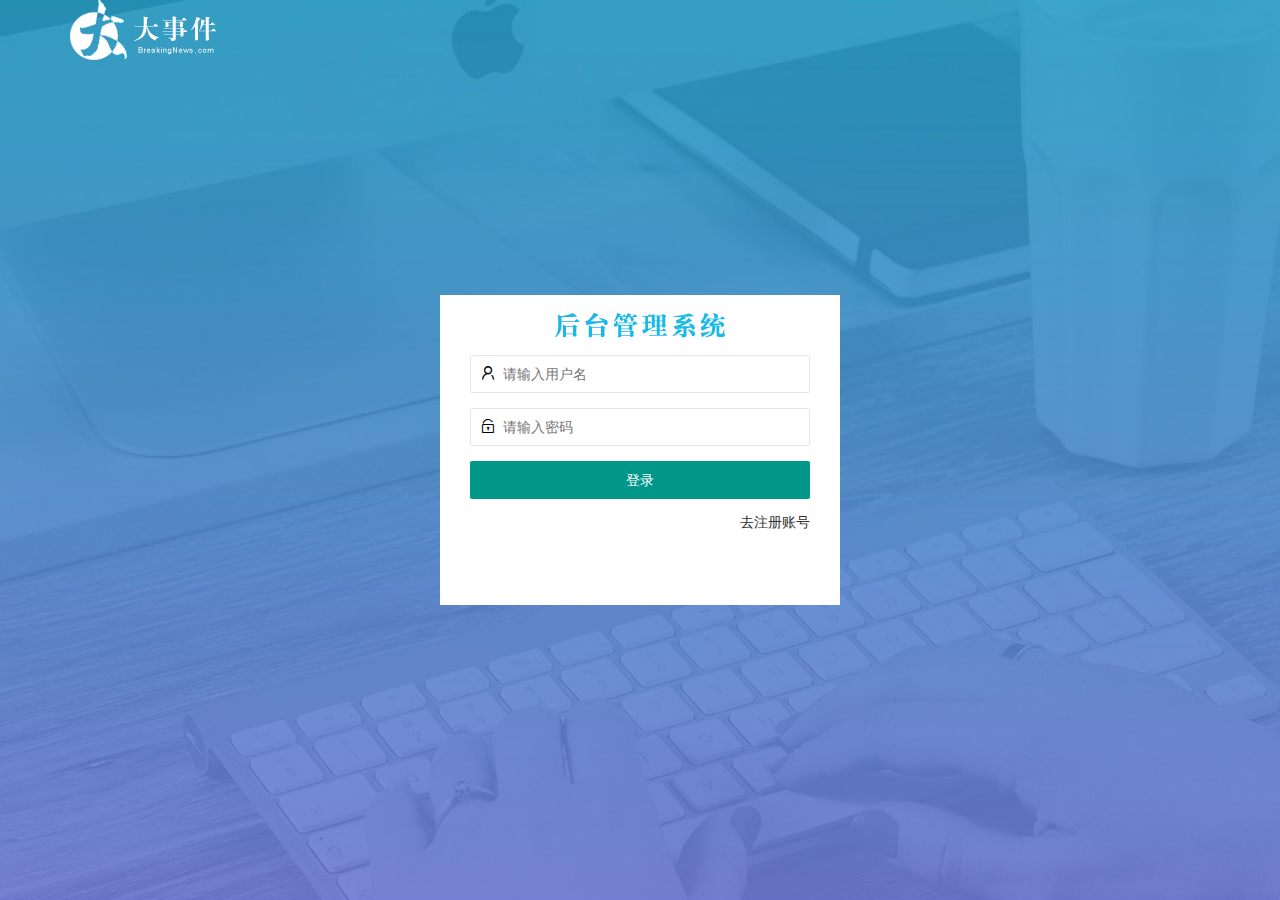
<file: login.html>
<!DOCTYPE html>
<html lang="en">

<head>
    <meta charset="UTF-8">
    <meta http-equiv="X-UA-Compatible" content="IE=edge">
    <meta name="viewport" content="width=device-width, initial-scale=1.0">
    <title>大事件-登录/注册</title>
    <!--导入 LayUI 的样式-->
    <link rel="stylesheet" href="/assets/lib/layui/css/layui.css">
    <!--导入自己的样式表-->
    <link rel="stylesheet" href="/assets/css/login.css">
</head>

<body>
    <!-- 头部的logo区域 -->
    <div class="layui-main">
        <img src="/assets/images/logo.png">
    </div>

    <!-- 登录注册区域 -->
    <div class="loginAndRegBox">
        <div class="title-box"></div>
        <!-- 登录的div -->
        <div class="login-box">
            <form class="layui-form" id="form_login">
                <!-- 用户名 -->
                <div class="layui-form-item">
                    <i class="layui-icon layui-icon-username"></i>
                    <input type="text" name="username" required lay-verify="required" placeholder="请输入用户名"
                        autocomplete="off" class="layui-input">
                </div>
                <!-- 密码 -->
                <div class="layui-form-item">
                    <i class="layui-icon layui-icon-password"></i>
                    <input type="password" name="password" required lay-verify="required|pwd" placeholder="请输入密码"
                        autocomplete="off" class="layui-input">
                </div>
                <!-- 登录按钮 -->
                <div class="layui-form-item">
                    <button class="layui-btn layui-btn-fluid" lay-submit>登录</button>
                </div>
                <div class="layui-form-item">
                    <a href="javascript:;" id="link_reg">去注册账号</a>
                </div>
            </form>

        </div>
        <!-- 注册的div -->
        <div class="reg-box">
            <form class="layui-form" id="form_reg">
                <!-- 用户名 -->
                <div class="layui-form-item">
                    <i class="layui-icon layui-icon-username"></i>
                    <input type="text" name="username" required lay-verify="required" placeholder="请输入用户名"
                        autocomplete="off" class="layui-input">
                </div>
                <!-- 密码 -->
                <div class="layui-form-item">
                    <i class="layui-icon layui-icon-password"></i>
                    <input type="password" name="password" required lay-verify="required|pwd" placeholder="请输入密码"
                        autocomplete="off" class="layui-input">
                </div>
                <!-- 密码确认框 -->
                <div class="layui-form-item">
                    <i class="layui-icon layui-icon-password"></i>
                    <input type="password" name="repassword" required lay-verify="required|pwd|repwd"
                        placeholder="再次确认密码" autocomplete="off" class="layui-input">
                </div>
                <!-- 注册按钮 -->
                <div class="layui-form-item">
                    <button class="layui-btn layui-btn-fluid" lay-submit>注册</button>
                </div>
                <div class="layui-form-item">
                    <a href="javascript:;" id="link_login">去登录</a>
                </div>
            </form>

        </div>
    </div>
    <script src="/assets/lib/layui/layui.all.js"></script>
    <script src="/assets/lib/jquery.js"></script>
    <script src="/assets/js/baseAPI.js"></script>
    <script src="/assets/js/login.js"></script>
</body>

</html>
</file>
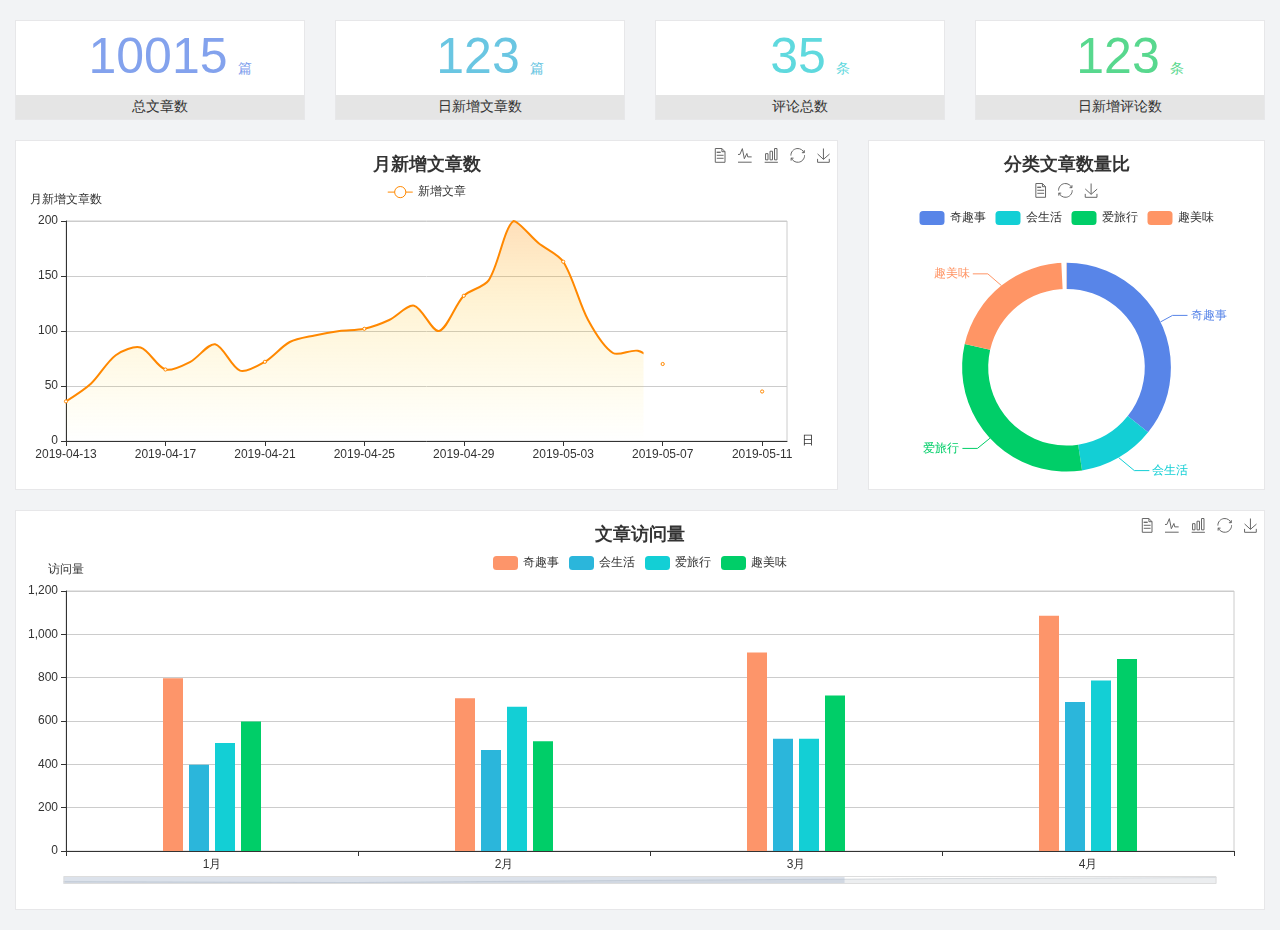
<file: home/dashboard.html>
<!DOCTYPE html>
<html lang="en">

<head>
  <meta charset="UTF-8">
  <meta name="viewport" content="width=device-width, initial-scale=1.0">
  <meta http-equiv="X-UA-Compatible" content="ie=edge">
  <title>图表统计</title>
  <link rel="stylesheet" href="../../assets/lib/bootstrap.css" />
  <link rel="stylesheet" href="../../assets/lib/main.css" />
  <script src="../../assets/lib/jquery.js"></script>
  <script type="text/javascript" src="../../assets/lib/echarts.min.js"></script>
</head>

<body>
  <div class="container-fluid">
    <div class="row spannel_list">
      <div class="col-sm-3 col-xs-6">
        <div class="spannel">
          <em>10015</em><span>篇</span>
          <b>总文章数</b>
        </div>
      </div>
      <div class="col-sm-3 col-xs-6">
        <div class="spannel scolor01">
          <em>123</em><span>篇</span>
          <b>日新增文章数</b>
        </div>
      </div>
      <div class="col-sm-3 col-xs-6">
        <div class="spannel scolor02">
          <em>35</em><span>条</span>
          <b>评论总数</b>
        </div>
      </div>
      <div class="col-sm-3 col-xs-6">
        <div class="spannel scolor03">
          <em>123</em><span>条</span>
          <b>日新增评论数</b>
        </div>
      </div>
    </div>
  </div>

  <div class="container-fluid">
    <div class="row curve-pie">
      <div class="col-lg-8 col-md-8">
        <div class="gragh_pannel" id="curve_show"></div>
      </div>
      <div class="col-lg-4 col-md-4">
        <div class="gragh_pannel" id="pie_show"></div>
      </div>
    </div>
  </div>

  <div class="container-fluid">
    <div class="column_pannel" id="column_show"></div>
  </div>

  <script>
    var oChart = echarts.init(document.getElementById('curve_show'));
    var aList_all = [
      { 'count': 36, 'date': '2019-04-13' },
      { 'count': 52, 'date': '2019-04-14' },
      { 'count': 78, 'date': '2019-04-15' },
      { 'count': 85, 'date': '2019-04-16' },
      { 'count': 65, 'date': '2019-04-17' },
      { 'count': 72, 'date': '2019-04-18' },
      { 'count': 88, 'date': '2019-04-19' },
      { 'count': 64, 'date': '2019-04-20' },
      { 'count': 72, 'date': '2019-04-21' },
      { 'count': 90, 'date': '2019-04-22' },
      { 'count': 96, 'date': '2019-04-23' },
      { 'count': 100, 'date': '2019-04-24' },
      { 'count': 102, 'date': '2019-04-25' },
      { 'count': 110, 'date': '2019-04-26' },
      { 'count': 123, 'date': '2019-04-27' },
      { 'count': 100, 'date': '2019-04-28' },
      { 'count': 132, 'date': '2019-04-29' },
      { 'count': 146, 'date': '2019-04-30' },
      { 'count': 200, 'date': '2019-05-01' },
      { 'count': 180, 'date': '2019-05-02' },
      { 'count': 163, 'date': '2019-05-03' },
      { 'count': 110, 'date': '2019-05-04' },
      { 'count': 80, 'date': '2019-05-05' },
      { 'count': 82, 'date': '2019-05-06' },
      { 'count': 70, 'date': '2019-05-07' },
      { 'count': 65, 'date': '2019-05-08' },
      { 'count': 54, 'date': '2019-05-09' },
      { 'count': 40, 'date': '2019-05-10' },
      { 'count': 45, 'date': '2019-05-11' },
      { 'count': 38, 'date': '2019-05-12' },
    ];

    let aCount = [];
    let aDate = [];

    for (var i = 0; i < aList_all.length; i++) {
      aCount.push(aList_all[i].count);
      aDate.push(aList_all[i].date);
    }

    var chartopt = {
      title: {
        text: '月新增文章数',
        left: 'center',
        top: '10'
      },
      tooltip: {
        trigger: 'axis'
      },
      legend: {
        data: ['新增文章'],
        top: '40'
      },
      toolbox: {
        show: true,
        feature: {
          mark: { show: true },
          dataView: { show: true, readOnly: false },
          magicType: { show: true, type: ['line', 'bar'] },
          restore: { show: true },
          saveAsImage: { show: true }
        }
      },
      calculable: true,
      xAxis: [
        {
          name: '日',
          type: 'category',
          boundaryGap: false,
          data: aDate
        }
      ],
      yAxis: [
        {
          name: '月新增文章数',
          type: 'value'
        }
      ],
      series: [
        {
          name: '新增文章',
          type: 'line',
          smooth: true,
          itemStyle: { normal: { areaStyle: { type: 'default' }, color: '#f80' }, lineStyle: { color: '#f80' } },
          data: aCount
        }],
      areaStyle: {
        normal: {
          color: new echarts.graphic.LinearGradient(0, 0, 0, 1, [{
            offset: 0,
            color: 'rgba(255,136,0,0.39)'
          }, {
            offset: .34,
            color: 'rgba(255,180,0,0.25)'
          }, {
            offset: 1,
            color: 'rgba(255,222,0,0.00)'
          }])

        }
      },
      grid: {
        show: true,
        x: 50,
        x2: 50,
        y: 80,
        height: 220
      }
    };

    oChart.setOption(chartopt);


    var oPie = echarts.init(document.getElementById('pie_show'));
    var oPieopt =
    {
      title: {
        top: 10,
        text: '分类文章数量比',
        x: 'center'
      },
      tooltip: {
        trigger: 'item',
        formatter: "{a} <br/>{b} : {c} ({d}%)"
      },
      color: ['#5885e8', '#13cfd5', '#00ce68', '#ff9565'],
      legend: {
        x: 'center',
        top: 65,
        data: ['奇趣事', '会生活', '爱旅行', '趣美味']
      },
      toolbox: {
        show: true,
        x: 'center',
        top: 35,
        feature: {
          mark: { show: true },
          dataView: { show: true, readOnly: false },
          magicType: {
            show: true,
            type: ['pie', 'funnel'],
            option: {
              funnel: {
                x: '25%',
                width: '50%',
                funnelAlign: 'left',
                max: 1548
              }
            }
          },
          restore: { show: true },
          saveAsImage: { show: true }
        }
      },
      calculable: true,
      series: [
        {
          name: '访问来源',
          type: 'pie',
          radius: ['45%', '60%'],
          center: ['50%', '65%'],
          data: [
            { value: 300, name: '奇趣事' },
            { value: 100, name: '会生活' },
            { value: 260, name: '爱旅行' },
            { value: 180, name: '趣美味' }
          ]
        }
      ]
    };
    oPie.setOption(oPieopt);



    var oColumn = this.echarts.init(document.getElementById('column_show'));
    var oColumnopt =
    {
      title: {
        text: '文章访问量',
        left: 'center',
        top: '10'
      },
      tooltip: {
        trigger: 'axis'
      },
      legend: {
        data: ['奇趣事', '会生活', '爱旅行', '趣美味'],
        top: '40'
      },
      toolbox: {
        show: true,
        feature: {
          mark: { show: true },
          dataView: { show: true, readOnly: false },
          magicType: { show: true, type: ['line', 'bar'] },
          restore: { show: true },
          saveAsImage: { show: true }
        }
      },
      calculable: true,
      xAxis: [
        {
          type: 'category',
          data: ['1月', '2月', '3月', '4月', '5月']
        }
      ],
      yAxis: [
        {
          name: '访问量',
          type: 'value'
        }
      ],
      series: [
        {
          name: '奇趣事',
          type: 'bar',
          barWidth: 20,
          itemStyle: {
            normal: { areaStyle: { type: 'default' }, color: '#fd956a' }
          },
          data: [800, 708, 920, 1090, 1200]
        },
        {
          name: '会生活',
          type: 'bar',
          barWidth: 20,
          itemStyle: {
            normal: { areaStyle: { type: 'default' }, color: '#2bb6db' }
          },
          data: [400, 468, 520, 690, 800]
        },
        {
          name: '爱旅行',
          type: 'bar',
          barWidth: 20,
          itemStyle: {
            normal: { areaStyle: { type: 'default' }, color: '#13cfd5' }
          },
          data: [500, 668, 520, 790, 900]
        },
        {
          name: '趣美味',
          type: 'bar',
          barWidth: 20,
          itemStyle: {
            normal: { areaStyle: { type: 'default' }, color: '#00ce68' }
          },
          data: [600, 508, 720, 890, 1000]
        }
      ],
      grid: {
        show: true,
        x: 50,
        x2: 30,
        y: 80,
        height: 260
      },
      dataZoom: [//给x轴设置滚动条
        {
          start: 0,//默认为0
          end: 100 - 1000 / 31,//默认为100
          type: 'slider',
          show: true,
          xAxisIndex: [0],
          handleSize: 0,//滑动条的 左右2个滑动条的大小
          height: 8,//组件高度
          left: 45, //左边的距离
          right: 50,//右边的距离
          bottom: 26,//右边的距离
          handleColor: '#ddd',//h滑动图标的颜色
          handleStyle: {
            borderColor: "#cacaca",
            borderWidth: "1",
            shadowBlur: 2,
            background: "#ddd",
            shadowColor: "#ddd",
          }
        }]
    };
    oColumn.setOption(oColumnopt);
  </script>
</body>

</html>
</file>
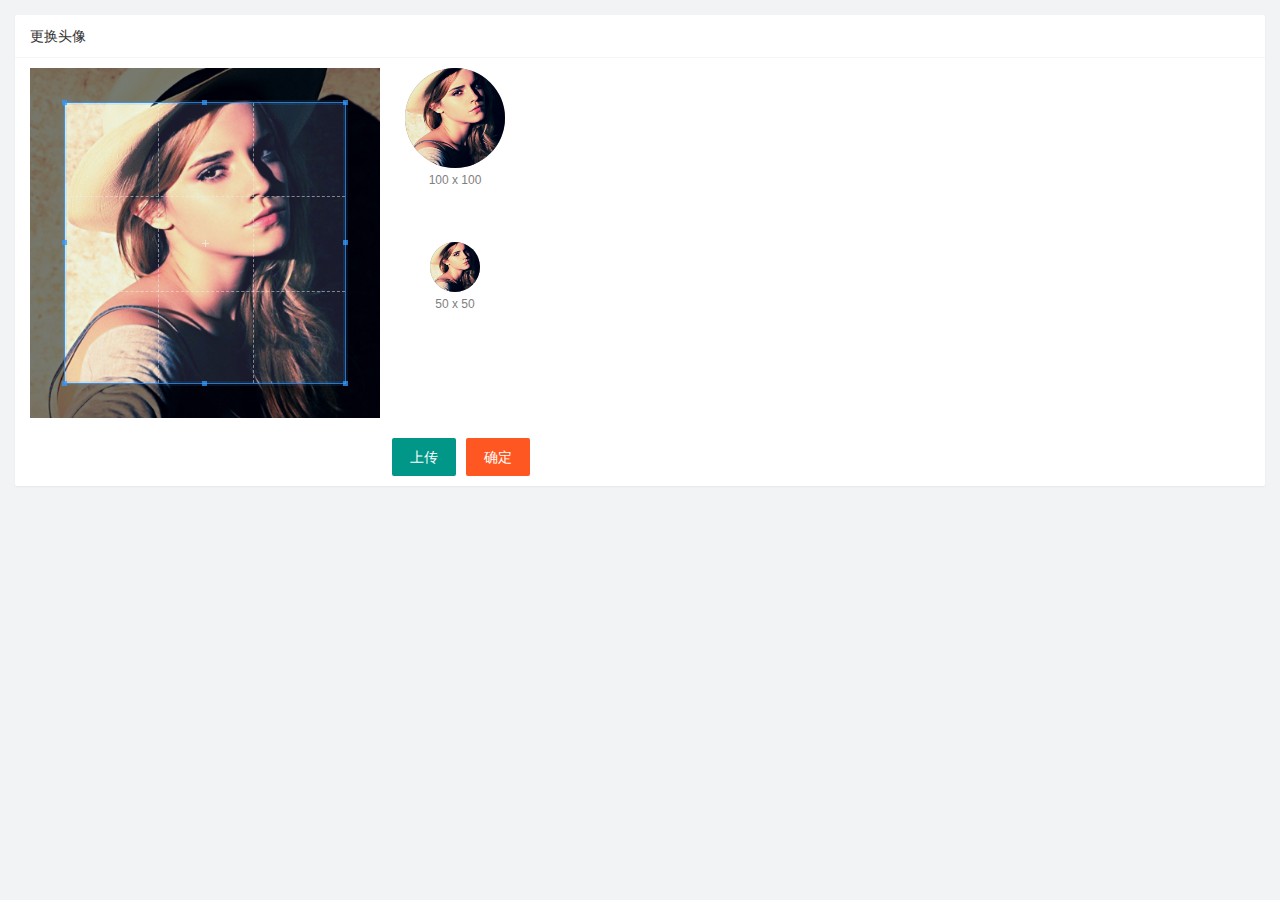
<file: user/user_avatar.html>
<!DOCTYPE html>
<html lang="en">

<head>
    <meta charset="UTF-8">
    <meta http-equiv="X-UA-Compatible" content="IE=edge">
    <meta name="viewport" content="width=device-width, initial-scale=1.0">
    <title>Document</title>
    <link rel="stylesheet" href="/assets/lib/layui/css/layui.css">
    <link rel="stylesheet" href="/assets/lib/cropper/cropper.css">
    <link rel="stylesheet" href="/assets/css/user/user_avatar.css">
</head>

<body>
    <!-- 卡片区域 -->
    <div class="layui-card">
        <div class="layui-card-header">更换头像</div>
        <div class="layui-card-body">
            <!-- 第一行的图片裁剪和预览区域 -->
            <div class="row1">
                <!-- 图片裁剪区域 -->
                <div class="cropper-box">
                    <!-- 这个 img 标签很重要，将来会把它初始化为裁剪区域 -->
                    <img id="image" src="/assets/images/sample.jpg" />
                </div>
                <!-- 图片的预览区域 -->
                <div class="preview-box">
                    <div>
                        <!-- 宽高为 100px 的预览区域 -->
                        <div class="img-preview w100"></div>
                        <p class="size">100 x 100</p>
                    </div>
                    <div>
                        <!-- 宽高为 50px 的预览区域 -->
                        <div class="img-preview w50"></div>
                        <p class="size">50 x 50</p>
                    </div>
                </div>
            </div>

            <!-- 第二行的按钮区域 -->
            <div class="row2">
                <input type="file" id="file" accept="image/png,image/jpeg">
                <button type="button" class="layui-btn" id="btnChooseImage">上传</button>
                <button type="button" class="layui-btn layui-btn-danger" id="btnUpload">确定</button>
            </div>
        </div>
    </div>

    <script src="/assets/lib/layui/layui.all.js"></script>
    <script src="/assets/lib/jquery.js"></script>
    <script src="/assets/lib/cropper/Cropper.js"></script>
    <script src="/assets/lib/cropper/jquery-cropper.js"></script>
    <script src="/assets/js/baseAPI.js"></script>
    <script src="/assets/js/user_avatar.js"></script>
</body>

</html>
</file>
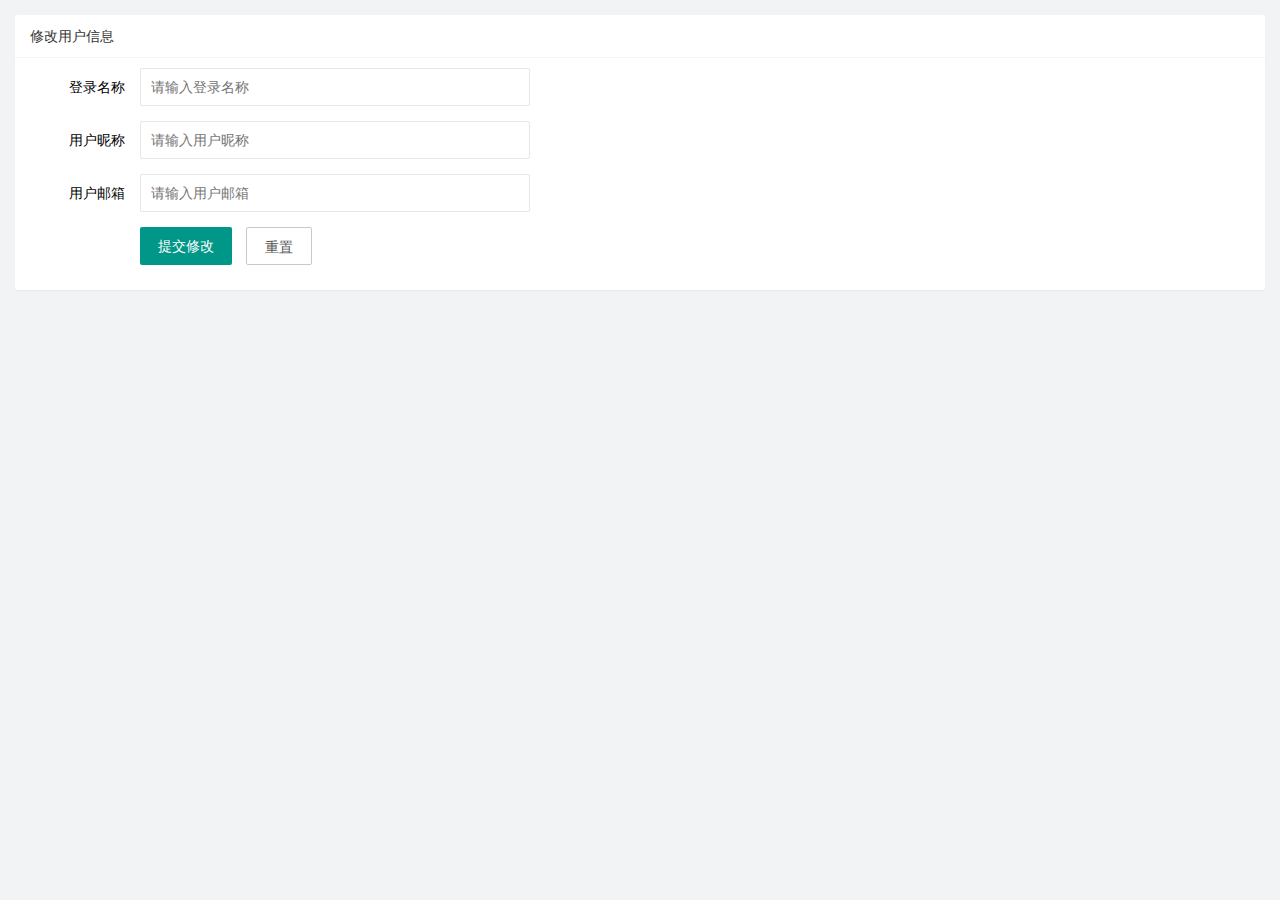
<file: user/user_info.html>
<!DOCTYPE html>
<html lang="en">

<head>
    <meta charset="UTF-8">
    <meta http-equiv="X-UA-Compatible" content="IE=edge">
    <meta name="viewport" content="width=device-width, initial-scale=1.0">
    <title>Document</title>
    <link rel="stylesheet" href="/assets/lib/layui/css/layui.css">
    <link rel="stylesheet" href="/assets/css/user/user_info.css">
</head>

<body>
    <!-- 卡片区域 -->
    <div class="layui-card">
        <div class="layui-card-header">修改用户信息</div>
        <div class="layui-card-body">
            <!-- form表单区域 -->
            <form class="layui-form" lay-filter="formUserInfo">
                <!-- 这是隐藏域 -->
                <input type="hidden" name="id">
                <div class="layui-form-item">
                    <label class="layui-form-label">登录名称</label>
                    <div class="layui-input-block">
                        <input type="text" name="username" required lay-verify="required" placeholder="请输入登录名称"
                            autocomplete="off" class="layui-input" readonly>
                    </div>
                </div>
                <div class="layui-form-item">
                    <label class="layui-form-label">用户昵称</label>
                    <div class="layui-input-block">
                        <input type="text" name="nickname" required lay-verify="required|nickname" placeholder="请输入用户昵称"
                            autocomplete="off" class="layui-input">
                    </div>
                </div>
                <div class="layui-form-item">
                    <label class="layui-form-label">用户邮箱</label>
                    <div class="layui-input-block">
                        <input type="text" name="email" required lay-verify="required|email" placeholder="请输入用户邮箱"
                            autocomplete="off" class="layui-input">
                    </div>
                </div>
                <div class="layui-form-item">
                    <div class="layui-input-block">
                        <button class="layui-btn" lay-submit lay-filter="formDemo">提交修改</button>
                        <button type="reset" class="layui-btn layui-btn-primary" id="btnReset">重置</button>
                    </div>
                </div>
            </form>
        </div>
    </div>

    <!-- 导入LayUi的js -->
    <script src="/assets/lib/layui/layui.all.js"></script>
    <!-- 导入jQuery -->
    <script src="/assets/lib/jquery.js"></script>
    <!-- 导入baseAPI-->
    <script src="/assets/js/baseAPI.js"></script>
    <!-- 导入自己的js -->
    <script src="/assets/js/user_info.js"></script>
</body>

</html>
</file>
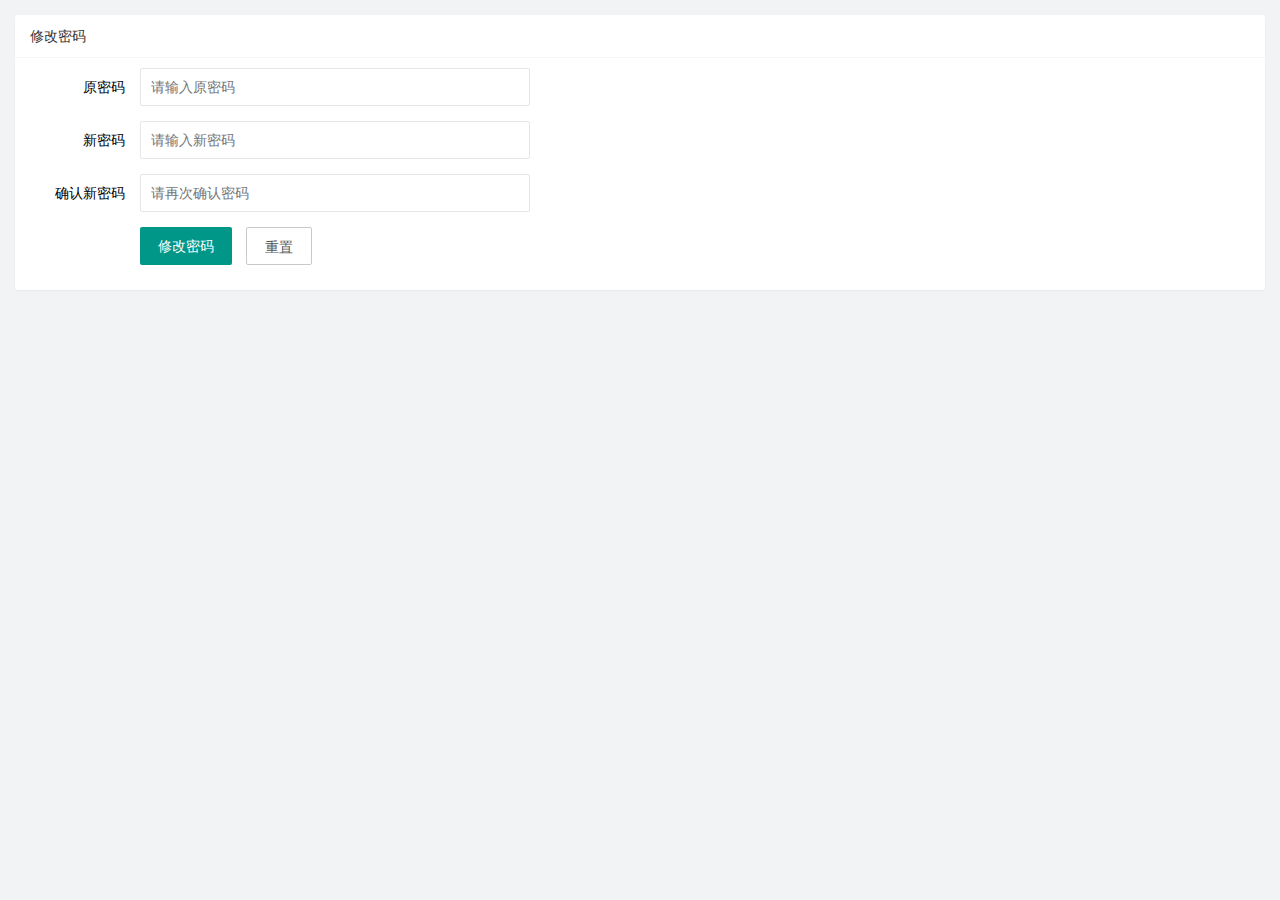
<file: user/user_pwd.html>
<!DOCTYPE html>
<html lang="en">

<head>
    <meta charset="UTF-8">
    <meta http-equiv="X-UA-Compatible" content="IE=edge">
    <meta name="viewport" content="width=device-width, initial-scale=1.0">
    <title>Document</title>
    <link rel="stylesheet" href="/assets/lib/layui/css/layui.css">
    <link rel="stylesheet" href="/assets/css/user/user_pwd.css">
</head>

<body>
    <!-- 卡片区域 -->
    <div class="layui-card">
        <div class="layui-card-header">修改密码</div>
        <div class="layui-card-body">
            <form class="layui-form">
                <div class="layui-form-item">
                    <label class="layui-form-label">原密码</label>
                    <div class="layui-input-block">
                        <input type="password" name="oldPwd" required lay-verify="required|pwd" placeholder="请输入原密码"
                            autocomplete="off" class="layui-input">
                    </div>
                </div>
                <div class="layui-form-item">
                    <label class="layui-form-label">新密码</label>
                    <div class="layui-input-block">
                        <input type="password" name="newPwd" required lay-verify="required|pwd|samepwd"
                            placeholder="请输入新密码" autocomplete="off" class="layui-input">
                    </div>
                </div>
                <div class="layui-form-item">
                    <label class="layui-form-label">确认新密码</label>
                    <div class="layui-input-block">
                        <input type="password" name="rePwd" required lay-verify="required|pwd|repwd"
                            placeholder="请再次确认密码" autocomplete="off" class="layui-input">
                    </div>
                </div>
                <div class="layui-form-item">
                    <div class="layui-input-block">
                        <button class="layui-btn" lay-submit lay-filter="formDemo">修改密码</button>
                        <button type="reset" class="layui-btn layui-btn-primary">重置</button>
                    </div>
                </div>
            </form>
        </div>
    </div>

    <script src="/assets/lib/layui/layui.all.js"></script>
    <script src="/assets/lib/jquery.js"></script>
    <script src="/assets/js/baseAPI.js"></script>
    <script src="/assets/js/user_pwd.js"></script>
</body>

</html>
</file>
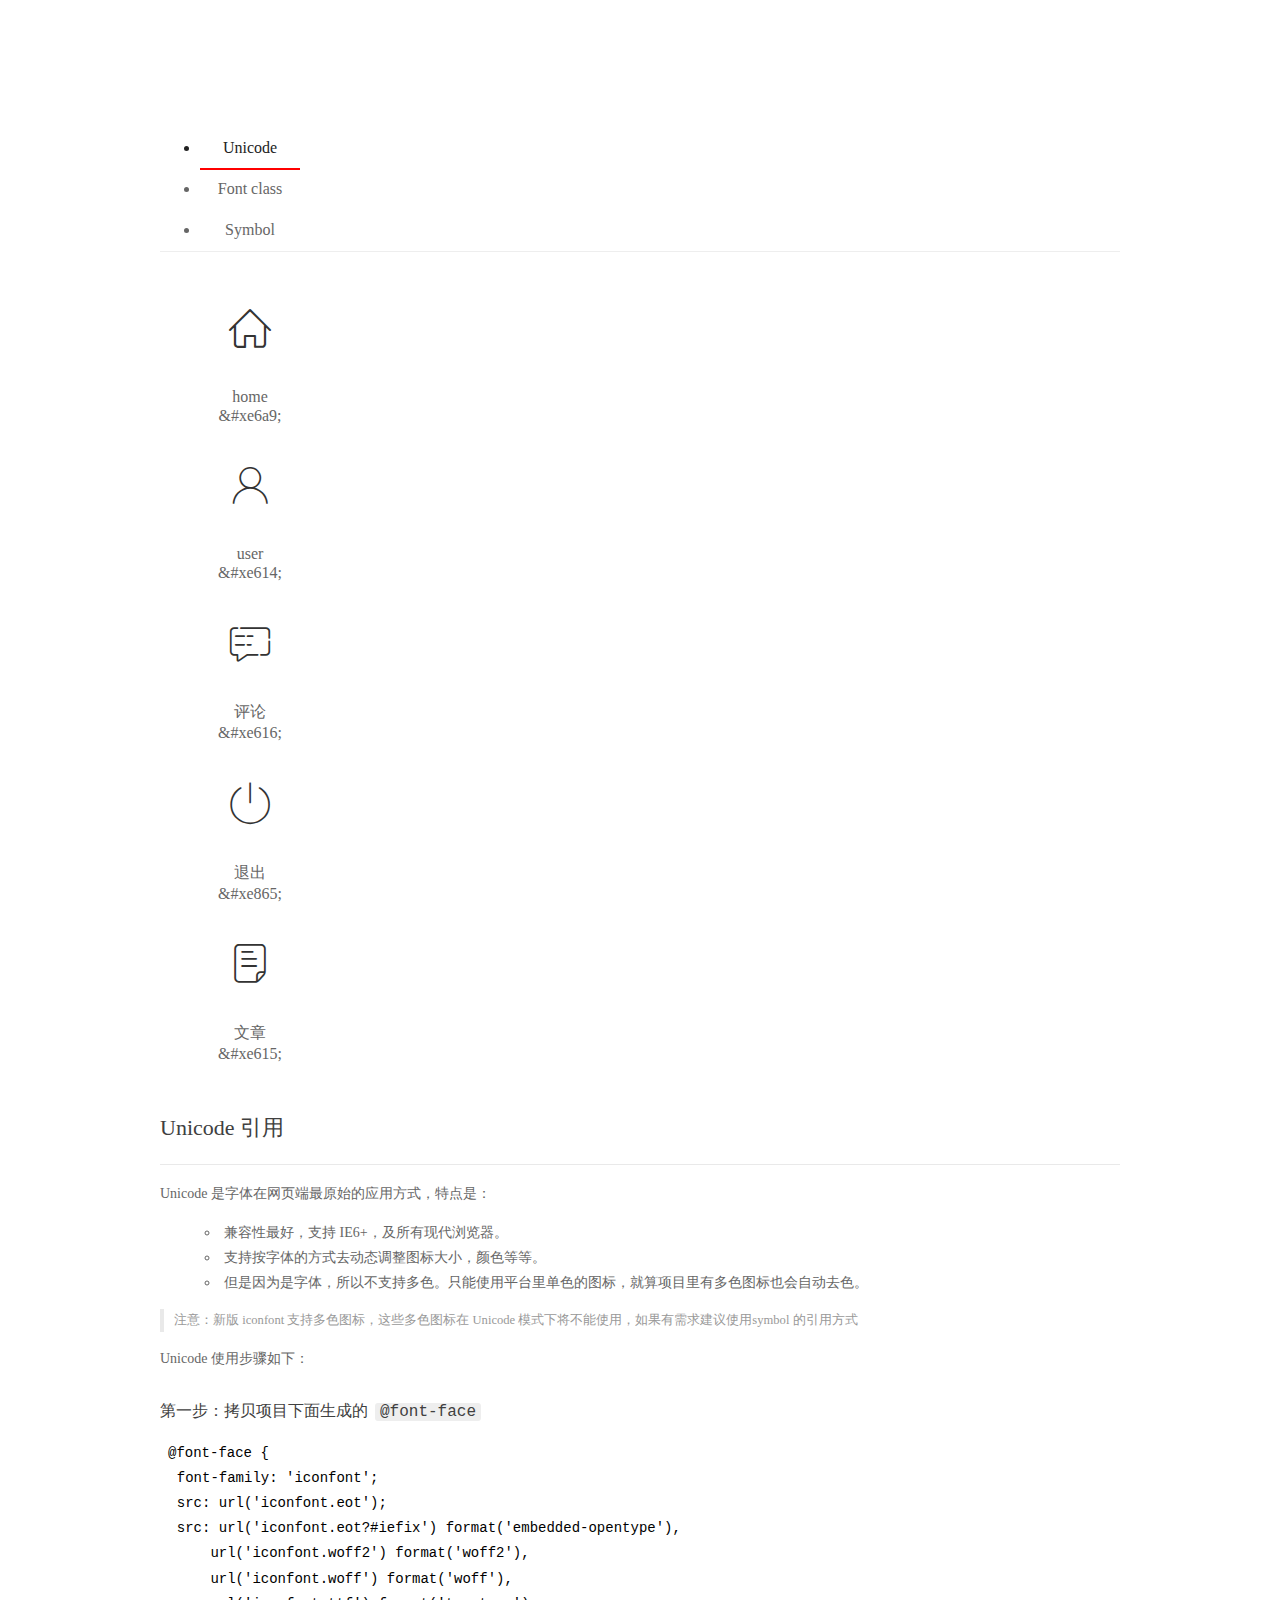
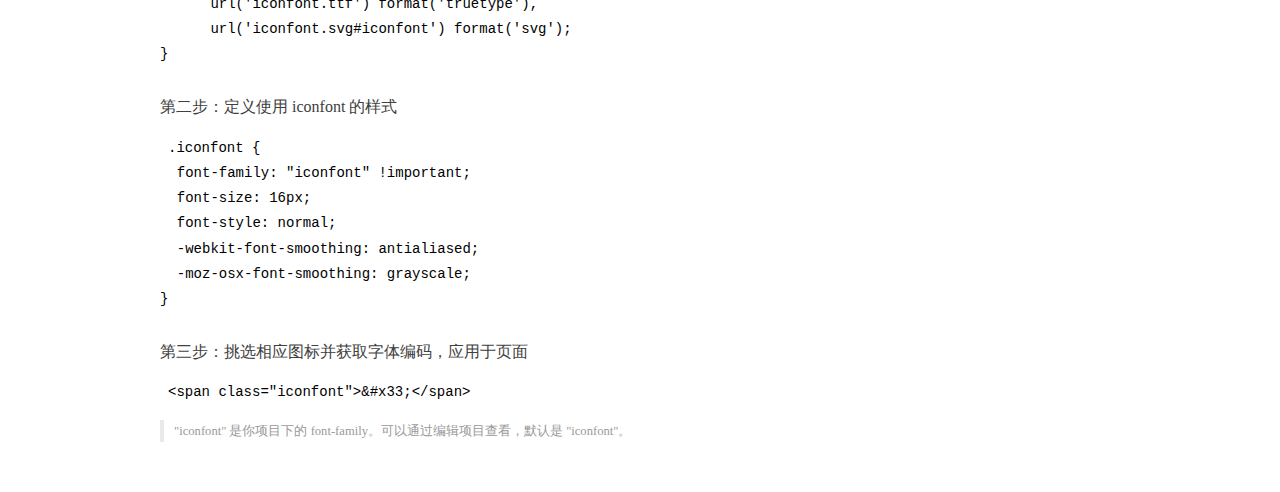
<file: assets/fonts/demo_index.html>
<!DOCTYPE html>
<html>
<head>
  <meta charset="utf-8"/>
  <title>IconFont Demo</title>
  <link rel="shortcut icon" href="https://gtms04.alicdn.com/tps/i4/TB1_oz6GVXXXXaFXpXXJDFnIXXX-64-64.ico" type="image/x-icon"/>
  <link rel="stylesheet" href="https://g.alicdn.com/thx/cube/1.3.2/cube.min.css">
  <link rel="stylesheet" href="demo.css">
  <link rel="stylesheet" href="iconfont.css">
  <script src="iconfont.js"></script>
  <!-- jQuery -->
  <script src="https://a1.alicdn.com/oss/uploads/2018/12/26/7bfddb60-08e8-11e9-9b04-53e73bb6408b.js"></script>
  <!-- 代码高亮 -->
  <script src="https://a1.alicdn.com/oss/uploads/2018/12/26/a3f714d0-08e6-11e9-8a15-ebf944d7534c.js"></script>
</head>
<body>
  <div class="main">
    <h1 class="logo"><a href="https://www.iconfont.cn/" title="iconfont 首页" target="_blank">&#xe86b;</a></h1>
    <div class="nav-tabs">
      <ul id="tabs" class="dib-box">
        <li class="dib active"><span>Unicode</span></li>
        <li class="dib"><span>Font class</span></li>
        <li class="dib"><span>Symbol</span></li>
      </ul>
      
    </div>
    <div class="tab-container">
      <div class="content unicode" style="display: block;">
          <ul class="icon_lists dib-box">
          
            <li class="dib">
              <span class="icon iconfont">&#xe6a9;</span>
                <div class="name">home</div>
                <div class="code-name">&amp;#xe6a9;</div>
              </li>
          
            <li class="dib">
              <span class="icon iconfont">&#xe614;</span>
                <div class="name">user</div>
                <div class="code-name">&amp;#xe614;</div>
              </li>
          
            <li class="dib">
              <span class="icon iconfont">&#xe616;</span>
                <div class="name">评论</div>
                <div class="code-name">&amp;#xe616;</div>
              </li>
          
            <li class="dib">
              <span class="icon iconfont">&#xe865;</span>
                <div class="name">退出</div>
                <div class="code-name">&amp;#xe865;</div>
              </li>
          
            <li class="dib">
              <span class="icon iconfont">&#xe615;</span>
                <div class="name">文章</div>
                <div class="code-name">&amp;#xe615;</div>
              </li>
          
          </ul>
          <div class="article markdown">
          <h2 id="unicode-">Unicode 引用</h2>
          <hr>

          <p>Unicode 是字体在网页端最原始的应用方式，特点是：</p>
          <ul>
            <li>兼容性最好，支持 IE6+，及所有现代浏览器。</li>
            <li>支持按字体的方式去动态调整图标大小，颜色等等。</li>
            <li>但是因为是字体，所以不支持多色。只能使用平台里单色的图标，就算项目里有多色图标也会自动去色。</li>
          </ul>
          <blockquote>
            <p>注意：新版 iconfont 支持多色图标，这些多色图标在 Unicode 模式下将不能使用，如果有需求建议使用symbol 的引用方式</p>
          </blockquote>
          <p>Unicode 使用步骤如下：</p>
          <h3 id="-font-face">第一步：拷贝项目下面生成的 <code>@font-face</code></h3>
<pre><code class="language-css"
>@font-face {
  font-family: 'iconfont';
  src: url('iconfont.eot');
  src: url('iconfont.eot?#iefix') format('embedded-opentype'),
      url('iconfont.woff2') format('woff2'),
      url('iconfont.woff') format('woff'),
      url('iconfont.ttf') format('truetype'),
      url('iconfont.svg#iconfont') format('svg');
}
</code></pre>
          <h3 id="-iconfont-">第二步：定义使用 iconfont 的样式</h3>
<pre><code class="language-css"
>.iconfont {
  font-family: "iconfont" !important;
  font-size: 16px;
  font-style: normal;
  -webkit-font-smoothing: antialiased;
  -moz-osx-font-smoothing: grayscale;
}
</code></pre>
          <h3 id="-">第三步：挑选相应图标并获取字体编码，应用于页面</h3>
<pre>
<code class="language-html"
>&lt;span class="iconfont"&gt;&amp;#x33;&lt;/span&gt;
</code></pre>
          <blockquote>
            <p>"iconfont" 是你项目下的 font-family。可以通过编辑项目查看，默认是 "iconfont"。</p>
          </blockquote>
          </div>
      </div>
      <div class="content font-class">
        <ul class="icon_lists dib-box">
          
          <li class="dib">
            <span class="icon iconfont icon-home"></span>
            <div class="name">
              home
            </div>
            <div class="code-name">.icon-home
            </div>
          </li>
          
          <li class="dib">
            <span class="icon iconfont icon-user"></span>
            <div class="name">
              user
            </div>
            <div class="code-name">.icon-user
            </div>
          </li>
          
          <li class="dib">
            <span class="icon iconfont icon-pinglun"></span>
            <div class="name">
              评论
            </div>
            <div class="code-name">.icon-pinglun
            </div>
          </li>
          
          <li class="dib">
            <span class="icon iconfont icon-tuichu"></span>
            <div class="name">
              退出
            </div>
            <div class="code-name">.icon-tuichu
            </div>
          </li>
          
          <li class="dib">
            <span class="icon iconfont icon-16"></span>
            <div class="name">
              文章
            </div>
            <div class="code-name">.icon-16
            </div>
          </li>
          
        </ul>
        <div class="article markdown">
        <h2 id="font-class-">font-class 引用</h2>
        <hr>

        <p>font-class 是 Unicode 使用方式的一种变种，主要是解决 Unicode 书写不直观，语意不明确的问题。</p>
        <p>与 Unicode 使用方式相比，具有如下特点：</p>
        <ul>
          <li>兼容性良好，支持 IE8+，及所有现代浏览器。</li>
          <li>相比于 Unicode 语意明确，书写更直观。可以很容易分辨这个 icon 是什么。</li>
          <li>因为使用 class 来定义图标，所以当要替换图标时，只需要修改 class 里面的 Unicode 引用。</li>
          <li>不过因为本质上还是使用的字体，所以多色图标还是不支持的。</li>
        </ul>
        <p>使用步骤如下：</p>
        <h3 id="-fontclass-">第一步：引入项目下面生成的 fontclass 代码：</h3>
<pre><code class="language-html">&lt;link rel="stylesheet" href="./iconfont.css"&gt;
</code></pre>
        <h3 id="-">第二步：挑选相应图标并获取类名，应用于页面：</h3>
<pre><code class="language-html">&lt;span class="iconfont icon-xxx"&gt;&lt;/span&gt;
</code></pre>
        <blockquote>
          <p>"
            iconfont" 是你项目下的 font-family。可以通过编辑项目查看，默认是 "iconfont"。</p>
        </blockquote>
      </div>
      </div>
      <div class="content symbol">
          <ul class="icon_lists dib-box">
          
            <li class="dib">
                <svg class="icon svg-icon" aria-hidden="true">
                  <use xlink:href="#icon-home"></use>
                </svg>
                <div class="name">home</div>
                <div class="code-name">#icon-home</div>
            </li>
          
            <li class="dib">
                <svg class="icon svg-icon" aria-hidden="true">
                  <use xlink:href="#icon-user"></use>
                </svg>
                <div class="name">user</div>
                <div class="code-name">#icon-user</div>
            </li>
          
            <li class="dib">
                <svg class="icon svg-icon" aria-hidden="true">
                  <use xlink:href="#icon-pinglun"></use>
                </svg>
                <div class="name">评论</div>
                <div class="code-name">#icon-pinglun</div>
            </li>
          
            <li class="dib">
                <svg class="icon svg-icon" aria-hidden="true">
                  <use xlink:href="#icon-tuichu"></use>
                </svg>
                <div class="name">退出</div>
                <div class="code-name">#icon-tuichu</div>
            </li>
          
            <li class="dib">
                <svg class="icon svg-icon" aria-hidden="true">
                  <use xlink:href="#icon-16"></use>
                </svg>
                <div class="name">文章</div>
                <div class="code-name">#icon-16</div>
            </li>
          
          </ul>
          <div class="article markdown">
          <h2 id="symbol-">Symbol 引用</h2>
          <hr>

          <p>这是一种全新的使用方式，应该说这才是未来的主流，也是平台目前推荐的用法。相关介绍可以参考这篇<a href="">文章</a>
            这种用法其实是做了一个 SVG 的集合，与另外两种相比具有如下特点：</p>
          <ul>
            <li>支持多色图标了，不再受单色限制。</li>
            <li>通过一些技巧，支持像字体那样，通过 <code>font-size</code>, <code>color</code> 来调整样式。</li>
            <li>兼容性较差，支持 IE9+，及现代浏览器。</li>
            <li>浏览器渲染 SVG 的性能一般，还不如 png。</li>
          </ul>
          <p>使用步骤如下：</p>
          <h3 id="-symbol-">第一步：引入项目下面生成的 symbol 代码：</h3>
<pre><code class="language-html">&lt;script src="./iconfont.js"&gt;&lt;/script&gt;
</code></pre>
          <h3 id="-css-">第二步：加入通用 CSS 代码（引入一次就行）：</h3>
<pre><code class="language-html">&lt;style&gt;
.icon {
  width: 1em;
  height: 1em;
  vertical-align: -0.15em;
  fill: currentColor;
  overflow: hidden;
}
&lt;/style&gt;
</code></pre>
          <h3 id="-">第三步：挑选相应图标并获取类名，应用于页面：</h3>
<pre><code class="language-html">&lt;svg class="icon" aria-hidden="true"&gt;
  &lt;use xlink:href="#icon-xxx"&gt;&lt;/use&gt;
&lt;/svg&gt;
</code></pre>
          </div>
      </div>

    </div>
  </div>
  <script>
  $(document).ready(function () {
      $('.tab-container .content:first').show()

      $('#tabs li').click(function (e) {
        var tabContent = $('.tab-container .content')
        var index = $(this).index()

        if ($(this).hasClass('active')) {
          return
        } else {
          $('#tabs li').removeClass('active')
          $(this).addClass('active')

          tabContent.hide().eq(index).fadeIn()
        }
      })
    })
  </script>
</body>
</html>
</file>
<file: assets/lib/layui/css/layui.css>
/** layui-v2.5.5 MIT License By https://www.layui.com */
 .layui-inline,img{display:inline-block;vertical-align:middle}h1,h2,h3,h4,h5,h6{font-weight:400}.layui-edge,.layui-header,.layui-inline,.layui-main{position:relative}.layui-body,.layui-edge,.layui-elip{overflow:hidden}.layui-btn,.layui-edge,.layui-inline,img{vertical-align:middle}.layui-btn,.layui-disabled,.layui-icon,.layui-unselect{-moz-user-select:none;-webkit-user-select:none;-ms-user-select:none}.layui-elip,.layui-form-checkbox span,.layui-form-pane .layui-form-label{text-overflow:ellipsis;white-space:nowrap}.layui-breadcrumb,.layui-tree-btnGroup{visibility:hidden}blockquote,body,button,dd,div,dl,dt,form,h1,h2,h3,h4,h5,h6,input,li,ol,p,pre,td,textarea,th,ul{margin:0;padding:0;-webkit-tap-highlight-color:rgba(0,0,0,0)}a:active,a:hover{outline:0}img{border:none}li{list-style:none}table{border-collapse:collapse;border-spacing:0}h4,h5,h6{font-size:100%}button,input,optgroup,option,select,textarea{font-family:inherit;font-size:inherit;font-style:inherit;font-weight:inherit;outline:0}pre{white-space:pre-wrap;white-space:-moz-pre-wrap;white-space:-pre-wrap;white-space:-o-pre-wrap;word-wrap:break-word}body{line-height:24px;font:14px Helvetica Neue,Helvetica,PingFang SC,Tahoma,Arial,sans-serif}hr{height:1px;margin:10px 0;border:0;clear:both}a{color:#333;text-decoration:none}a:hover{color:#777}a cite{font-style:normal;*cursor:pointer}.layui-border-box,.layui-border-box *{box-sizing:border-box}.layui-box,.layui-box *{box-sizing:content-box}.layui-clear{clear:both;*zoom:1}.layui-clear:after{content:'\20';clear:both;*zoom:1;display:block;height:0}.layui-inline{*display:inline;*zoom:1}.layui-edge{display:inline-block;width:0;height:0;border-width:6px;border-style:dashed;border-color:transparent}.layui-edge-top{top:-4px;border-bottom-color:#999;border-bottom-style:solid}.layui-edge-right{border-left-color:#999;border-left-style:solid}.layui-edge-bottom{top:2px;border-top-color:#999;border-top-style:solid}.layui-edge-left{border-right-color:#999;border-right-style:solid}.layui-disabled,.layui-disabled:hover{color:#d2d2d2!important;cursor:not-allowed!important}.layui-circle{border-radius:100%}.layui-show{display:block!important}.layui-hide{display:none!important}@font-face{font-family:layui-icon;src:url(../font/iconfont.eot?v=250);src:url(../font/iconfont.eot?v=250#iefix) format('embedded-opentype'),url(../font/iconfont.woff2?v=250) format('woff2'),url(../font/iconfont.woff?v=250) format('woff'),url(../font/iconfont.ttf?v=250) format('truetype'),url(../font/iconfont.svg?v=250#layui-icon) format('svg')}.layui-icon{font-family:layui-icon!important;font-size:16px;font-style:normal;-webkit-font-smoothing:antialiased;-moz-osx-font-smoothing:grayscale}.layui-icon-reply-fill:before{content:"\e611"}.layui-icon-set-fill:before{content:"\e614"}.layui-icon-menu-fill:before{content:"\e60f"}.layui-icon-search:before{content:"\e615"}.layui-icon-share:before{content:"\e641"}.layui-icon-set-sm:before{content:"\e620"}.layui-icon-engine:before{content:"\e628"}.layui-icon-close:before{content:"\1006"}.layui-icon-close-fill:before{content:"\1007"}.layui-icon-chart-screen:before{content:"\e629"}.layui-icon-star:before{content:"\e600"}.layui-icon-circle-dot:before{content:"\e617"}.layui-icon-chat:before{content:"\e606"}.layui-icon-release:before{content:"\e609"}.layui-icon-list:before{content:"\e60a"}.layui-icon-chart:before{content:"\e62c"}.layui-icon-ok-circle:before{content:"\1005"}.layui-icon-layim-theme:before{content:"\e61b"}.layui-icon-table:before{content:"\e62d"}.layui-icon-right:before{content:"\e602"}.layui-icon-left:before{content:"\e603"}.layui-icon-cart-simple:before{content:"\e698"}.layui-icon-face-cry:before{content:"\e69c"}.layui-icon-face-smile:before{content:"\e6af"}.layui-icon-survey:before{content:"\e6b2"}.layui-icon-tree:before{content:"\e62e"}.layui-icon-upload-circle:before{content:"\e62f"}.layui-icon-add-circle:before{content:"\e61f"}.layui-icon-download-circle:before{content:"\e601"}.layui-icon-templeate-1:before{content:"\e630"}.layui-icon-util:before{content:"\e631"}.layui-icon-face-surprised:before{content:"\e664"}.layui-icon-edit:before{content:"\e642"}.layui-icon-speaker:before{content:"\e645"}.layui-icon-down:before{content:"\e61a"}.layui-icon-file:before{content:"\e621"}.layui-icon-layouts:before{content:"\e632"}.layui-icon-rate-half:before{content:"\e6c9"}.layui-icon-add-circle-fine:before{content:"\e608"}.layui-icon-prev-circle:before{content:"\e633"}.layui-icon-read:before{content:"\e705"}.layui-icon-404:before{content:"\e61c"}.layui-icon-carousel:before{content:"\e634"}.layui-icon-help:before{content:"\e607"}.layui-icon-code-circle:before{content:"\e635"}.layui-icon-water:before{content:"\e636"}.layui-icon-username:before{content:"\e66f"}.layui-icon-find-fill:before{content:"\e670"}.layui-icon-about:before{content:"\e60b"}.layui-icon-location:before{content:"\e715"}.layui-icon-up:before{content:"\e619"}.layui-icon-pause:before{content:"\e651"}.layui-icon-date:before{content:"\e637"}.layui-icon-layim-uploadfile:before{content:"\e61d"}.layui-icon-delete:before{content:"\e640"}.layui-icon-play:before{content:"\e652"}.layui-icon-top:before{content:"\e604"}.layui-icon-friends:before{content:"\e612"}.layui-icon-refresh-3:before{content:"\e9aa"}.layui-icon-ok:before{content:"\e605"}.layui-icon-layer:before{content:"\e638"}.layui-icon-face-smile-fine:before{content:"\e60c"}.layui-icon-dollar:before{content:"\e659"}.layui-icon-group:before{content:"\e613"}.layui-icon-layim-download:before{content:"\e61e"}.layui-icon-picture-fine:before{content:"\e60d"}.layui-icon-link:before{content:"\e64c"}.layui-icon-diamond:before{content:"\e735"}.layui-icon-log:before{content:"\e60e"}.layui-icon-rate-solid:before{content:"\e67a"}.layui-icon-fonts-del:before{content:"\e64f"}.layui-icon-unlink:before{content:"\e64d"}.layui-icon-fonts-clear:before{content:"\e639"}.layui-icon-triangle-r:before{content:"\e623"}.layui-icon-circle:before{content:"\e63f"}.layui-icon-radio:before{content:"\e643"}.layui-icon-align-center:before{content:"\e647"}.layui-icon-align-right:before{content:"\e648"}.layui-icon-align-left:before{content:"\e649"}.layui-icon-loading-1:before{content:"\e63e"}.layui-icon-return:before{content:"\e65c"}.layui-icon-fonts-strong:before{content:"\e62b"}.layui-icon-upload:before{content:"\e67c"}.layui-icon-dialogue:before{content:"\e63a"}.layui-icon-video:before{content:"\e6ed"}.layui-icon-headset:before{content:"\e6fc"}.layui-icon-cellphone-fine:before{content:"\e63b"}.layui-icon-add-1:before{content:"\e654"}.layui-icon-face-smile-b:before{content:"\e650"}.layui-icon-fonts-html:before{content:"\e64b"}.layui-icon-form:before{content:"\e63c"}.layui-icon-cart:before{content:"\e657"}.layui-icon-camera-fill:before{content:"\e65d"}.layui-icon-tabs:before{content:"\e62a"}.layui-icon-fonts-code:before{content:"\e64e"}.layui-icon-fire:before{content:"\e756"}.layui-icon-set:before{content:"\e716"}.layui-icon-fonts-u:before{content:"\e646"}.layui-icon-triangle-d:before{content:"\e625"}.layui-icon-tips:before{content:"\e702"}.layui-icon-picture:before{content:"\e64a"}.layui-icon-more-vertical:before{content:"\e671"}.layui-icon-flag:before{content:"\e66c"}.layui-icon-loading:before{content:"\e63d"}.layui-icon-fonts-i:before{content:"\e644"}.layui-icon-refresh-1:before{content:"\e666"}.layui-icon-rmb:before{content:"\e65e"}.layui-icon-home:before{content:"\e68e"}.layui-icon-user:before{content:"\e770"}.layui-icon-notice:before{content:"\e667"}.layui-icon-login-weibo:before{content:"\e675"}.layui-icon-voice:before{content:"\e688"}.layui-icon-upload-drag:before{content:"\e681"}.layui-icon-login-qq:before{content:"\e676"}.layui-icon-snowflake:before{content:"\e6b1"}.layui-icon-file-b:before{content:"\e655"}.layui-icon-template:before{content:"\e663"}.layui-icon-auz:before{content:"\e672"}.layui-icon-console:before{content:"\e665"}.layui-icon-app:before{content:"\e653"}.layui-icon-prev:before{content:"\e65a"}.layui-icon-website:before{content:"\e7ae"}.layui-icon-next:before{content:"\e65b"}.layui-icon-component:before{content:"\e857"}.layui-icon-more:before{content:"\e65f"}.layui-icon-login-wechat:before{content:"\e677"}.layui-icon-shrink-right:before{content:"\e668"}.layui-icon-spread-left:before{content:"\e66b"}.layui-icon-camera:before{content:"\e660"}.layui-icon-note:before{content:"\e66e"}.layui-icon-refresh:before{content:"\e669"}.layui-icon-female:before{content:"\e661"}.layui-icon-male:before{content:"\e662"}.layui-icon-password:before{content:"\e673"}.layui-icon-senior:before{content:"\e674"}.layui-icon-theme:before{content:"\e66a"}.layui-icon-tread:before{content:"\e6c5"}.layui-icon-praise:before{content:"\e6c6"}.layui-icon-star-fill:before{content:"\e658"}.layui-icon-rate:before{content:"\e67b"}.layui-icon-template-1:before{content:"\e656"}.layui-icon-vercode:before{content:"\e679"}.layui-icon-cellphone:before{content:"\e678"}.layui-icon-screen-full:before{content:"\e622"}.layui-icon-screen-restore:before{content:"\e758"}.layui-icon-cols:before{content:"\e610"}.layui-icon-export:before{content:"\e67d"}.layui-icon-print:before{content:"\e66d"}.layui-icon-slider:before{content:"\e714"}.layui-icon-addition:before{content:"\e624"}.layui-icon-subtraction:before{content:"\e67e"}.layui-icon-service:before{content:"\e626"}.layui-icon-transfer:before{content:"\e691"}.layui-main{width:1140px;margin:0 auto}.layui-header{z-index:1000;height:60px}.layui-header a:hover{transition:all .5s;-webkit-transition:all .5s}.layui-side{position:fixed;left:0;top:0;bottom:0;z-index:999;width:200px;overflow-x:hidden}.layui-side-scroll{position:relative;width:220px;height:100%;overflow-x:hidden}.layui-body{position:absolute;left:200px;right:0;top:0;bottom:0;z-index:998;width:auto;overflow-y:auto;box-sizing:border-box}.layui-layout-body{overflow:hidden}.layui-layout-admin .layui-header{background-color:#23262E}.layui-layout-admin .layui-side{top:60px;width:200px;overflow-x:hidden}.layui-layout-admin .layui-body{position:fixed;top:60px;bottom:44px}.layui-layout-admin .layui-main{width:auto;margin:0 15px}.layui-layout-admin .layui-footer{position:fixed;left:200px;right:0;bottom:0;height:44px;line-height:44px;padding:0 15px;background-color:#eee}.layui-layout-admin .layui-logo{position:absolute;left:0;top:0;width:200px;height:100%;line-height:60px;text-align:center;color:#009688;font-size:16px}.layui-layout-admin .layui-header .layui-nav{background:0 0}.layui-layout-left{position:absolute!important;left:200px;top:0}.layui-layout-right{position:absolute!important;right:0;top:0}.layui-container{position:relative;margin:0 auto;padding:0 15px;box-sizing:border-box}.layui-fluid{position:relative;margin:0 auto;padding:0 15px}.layui-row:after,.layui-row:before{content:'';display:block;clear:both}.layui-col-lg1,.layui-col-lg10,.layui-col-lg11,.layui-col-lg12,.layui-col-lg2,.layui-col-lg3,.layui-col-lg4,.layui-col-lg5,.layui-col-lg6,.layui-col-lg7,.layui-col-lg8,.layui-col-lg9,.layui-col-md1,.layui-col-md10,.layui-col-md11,.layui-col-md12,.layui-col-md2,.layui-col-md3,.layui-col-md4,.layui-col-md5,.layui-col-md6,.layui-col-md7,.layui-col-md8,.layui-col-md9,.layui-col-sm1,.layui-col-sm10,.layui-col-sm11,.layui-col-sm12,.layui-col-sm2,.layui-col-sm3,.layui-col-sm4,.layui-col-sm5,.layui-col-sm6,.layui-col-sm7,.layui-col-sm8,.layui-col-sm9,.layui-col-xs1,.layui-col-xs10,.layui-col-xs11,.layui-col-xs12,.layui-col-xs2,.layui-col-xs3,.layui-col-xs4,.layui-col-xs5,.layui-col-xs6,.layui-col-xs7,.layui-col-xs8,.layui-col-xs9{position:relative;display:block;box-sizing:border-box}.layui-col-xs1,.layui-col-xs10,.layui-col-xs11,.layui-col-xs12,.layui-col-xs2,.layui-col-xs3,.layui-col-xs4,.layui-col-xs5,.layui-col-xs6,.layui-col-xs7,.layui-col-xs8,.layui-col-xs9{float:left}.layui-col-xs1{width:8.33333333%}.layui-col-xs2{width:16.66666667%}.layui-col-xs3{width:25%}.layui-col-xs4{width:33.33333333%}.layui-col-xs5{width:41.66666667%}.layui-col-xs6{width:50%}.layui-col-xs7{width:58.33333333%}.layui-col-xs8{width:66.66666667%}.layui-col-xs9{width:75%}.layui-col-xs10{width:83.33333333%}.layui-col-xs11{width:91.66666667%}.layui-col-xs12{width:100%}.layui-col-xs-offset1{margin-left:8.33333333%}.layui-col-xs-offset2{margin-left:16.66666667%}.layui-col-xs-offset3{margin-left:25%}.layui-col-xs-offset4{margin-left:33.33333333%}.layui-col-xs-offset5{margin-left:41.66666667%}.layui-col-xs-offset6{margin-left:50%}.layui-col-xs-offset7{margin-left:58.33333333%}.layui-col-xs-offset8{margin-left:66.66666667%}.layui-col-xs-offset9{margin-left:75%}.layui-col-xs-offset10{margin-left:83.33333333%}.layui-col-xs-offset11{margin-left:91.66666667%}.layui-col-xs-offset12{margin-left:100%}@media screen and (max-width:768px){.layui-hide-xs{display:none!important}.layui-show-xs-block{display:block!important}.layui-show-xs-inline{display:inline!important}.layui-show-xs-inline-block{display:inline-block!important}}@media screen and (min-width:768px){.layui-container{width:750px}.layui-hide-sm{display:none!important}.layui-show-sm-block{display:block!important}.layui-show-sm-inline{display:inline!important}.layui-show-sm-inline-block{display:inline-block!important}.layui-col-sm1,.layui-col-sm10,.layui-col-sm11,.layui-col-sm12,.layui-col-sm2,.layui-col-sm3,.layui-col-sm4,.layui-col-sm5,.layui-col-sm6,.layui-col-sm7,.layui-col-sm8,.layui-col-sm9{float:left}.layui-col-sm1{width:8.33333333%}.layui-col-sm2{width:16.66666667%}.layui-col-sm3{width:25%}.layui-col-sm4{width:33.33333333%}.layui-col-sm5{width:41.66666667%}.layui-col-sm6{width:50%}.layui-col-sm7{width:58.33333333%}.layui-col-sm8{width:66.66666667%}.layui-col-sm9{width:75%}.layui-col-sm10{width:83.33333333%}.layui-col-sm11{width:91.66666667%}.layui-col-sm12{width:100%}.layui-col-sm-offset1{margin-left:8.33333333%}.layui-col-sm-offset2{margin-left:16.66666667%}.layui-col-sm-offset3{margin-left:25%}.layui-col-sm-offset4{margin-left:33.33333333%}.layui-col-sm-offset5{margin-left:41.66666667%}.layui-col-sm-offset6{margin-left:50%}.layui-col-sm-offset7{margin-left:58.33333333%}.layui-col-sm-offset8{margin-left:66.66666667%}.layui-col-sm-offset9{margin-left:75%}.layui-col-sm-offset10{margin-left:83.33333333%}.layui-col-sm-offset11{margin-left:91.66666667%}.layui-col-sm-offset12{margin-left:100%}}@media screen and (min-width:992px){.layui-container{width:970px}.layui-hide-md{display:none!important}.layui-show-md-block{display:block!important}.layui-show-md-inline{display:inline!important}.layui-show-md-inline-block{display:inline-block!important}.layui-col-md1,.layui-col-md10,.layui-col-md11,.layui-col-md12,.layui-col-md2,.layui-col-md3,.layui-col-md4,.layui-col-md5,.layui-col-md6,.layui-col-md7,.layui-col-md8,.layui-col-md9{float:left}.layui-col-md1{width:8.33333333%}.layui-col-md2{width:16.66666667%}.layui-col-md3{width:25%}.layui-col-md4{width:33.33333333%}.layui-col-md5{width:41.66666667%}.layui-col-md6{width:50%}.layui-col-md7{width:58.33333333%}.layui-col-md8{width:66.66666667%}.layui-col-md9{width:75%}.layui-col-md10{width:83.33333333%}.layui-col-md11{width:91.66666667%}.layui-col-md12{width:100%}.layui-col-md-offset1{margin-left:8.33333333%}.layui-col-md-offset2{margin-left:16.66666667%}.layui-col-md-offset3{margin-left:25%}.layui-col-md-offset4{margin-left:33.33333333%}.layui-col-md-offset5{margin-left:41.66666667%}.layui-col-md-offset6{margin-left:50%}.layui-col-md-offset7{margin-left:58.33333333%}.layui-col-md-offset8{margin-left:66.66666667%}.layui-col-md-offset9{margin-left:75%}.layui-col-md-offset10{margin-left:83.33333333%}.layui-col-md-offset11{margin-left:91.66666667%}.layui-col-md-offset12{margin-left:100%}}@media screen and (min-width:1200px){.layui-container{width:1170px}.layui-hide-lg{display:none!important}.layui-show-lg-block{display:block!important}.layui-show-lg-inline{display:inline!important}.layui-show-lg-inline-block{display:inline-block!important}.layui-col-lg1,.layui-col-lg10,.layui-col-lg11,.layui-col-lg12,.layui-col-lg2,.layui-col-lg3,.layui-col-lg4,.layui-col-lg5,.layui-col-lg6,.layui-col-lg7,.layui-col-lg8,.layui-col-lg9{float:left}.layui-col-lg1{width:8.33333333%}.layui-col-lg2{width:16.66666667%}.layui-col-lg3{width:25%}.layui-col-lg4{width:33.33333333%}.layui-col-lg5{width:41.66666667%}.layui-col-lg6{width:50%}.layui-col-lg7{width:58.33333333%}.layui-col-lg8{width:66.66666667%}.layui-col-lg9{width:75%}.layui-col-lg10{width:83.33333333%}.layui-col-lg11{width:91.66666667%}.layui-col-lg12{width:100%}.layui-col-lg-offset1{margin-left:8.33333333%}.layui-col-lg-offset2{margin-left:16.66666667%}.layui-col-lg-offset3{margin-left:25%}.layui-col-lg-offset4{margin-left:33.33333333%}.layui-col-lg-offset5{margin-left:41.66666667%}.layui-col-lg-offset6{margin-left:50%}.layui-col-lg-offset7{margin-left:58.33333333%}.layui-col-lg-offset8{margin-left:66.66666667%}.layui-col-lg-offset9{margin-left:75%}.layui-col-lg-offset10{margin-left:83.33333333%}.layui-col-lg-offset11{margin-left:91.66666667%}.layui-col-lg-offset12{margin-left:100%}}.layui-col-space1{margin:-.5px}.layui-col-space1>*{padding:.5px}.layui-col-space3{margin:-1.5px}.layui-col-space3>*{padding:1.5px}.layui-col-space5{margin:-2.5px}.layui-col-space5>*{padding:2.5px}.layui-col-space8{margin:-3.5px}.layui-col-space8>*{padding:3.5px}.layui-col-space10{margin:-5px}.layui-col-space10>*{padding:5px}.layui-col-space12{margin:-6px}.layui-col-space12>*{padding:6px}.layui-col-space15{margin:-7.5px}.layui-col-space15>*{padding:7.5px}.layui-col-space18{margin:-9px}.layui-col-space18>*{padding:9px}.layui-col-space20{margin:-10px}.layui-col-space20>*{padding:10px}.layui-col-space22{margin:-11px}.layui-col-space22>*{padding:11px}.layui-col-space25{margin:-12.5px}.layui-col-space25>*{padding:12.5px}.layui-col-space30{margin:-15px}.layui-col-space30>*{padding:15px}.layui-btn,.layui-input,.layui-select,.layui-textarea,.layui-upload-button{outline:0;-webkit-appearance:none;transition:all .3s;-webkit-transition:all .3s;box-sizing:border-box}.layui-elem-quote{margin-bottom:10px;padding:15px;line-height:22px;border-left:5px solid #009688;border-radius:0 2px 2px 0;background-color:#f2f2f2}.layui-quote-nm{border-style:solid;border-width:1px 1px 1px 5px;background:0 0}.layui-elem-field{margin-bottom:10px;padding:0;border-width:1px;border-style:solid}.layui-elem-field legend{margin-left:20px;padding:0 10px;font-size:20px;font-weight:300}.layui-field-title{margin:10px 0 20px;border-width:1px 0 0}.layui-field-box{padding:10px 15px}.layui-field-title .layui-field-box{padding:10px 0}.layui-progress{position:relative;height:6px;border-radius:20px;background-color:#e2e2e2}.layui-progress-bar{position:absolute;left:0;top:0;width:0;max-width:100%;height:6px;border-radius:20px;text-align:right;background-color:#5FB878;transition:all .3s;-webkit-transition:all .3s}.layui-progress-big,.layui-progress-big .layui-progress-bar{height:18px;line-height:18px}.layui-progress-text{position:relative;top:-20px;line-height:18px;font-size:12px;color:#666}.layui-progress-big .layui-progress-text{position:static;padding:0 10px;color:#fff}.layui-collapse{border-width:1px;border-style:solid;border-radius:2px}.layui-colla-content,.layui-colla-item{border-top-width:1px;border-top-style:solid}.layui-colla-item:first-child{border-top:none}.layui-colla-title{position:relative;height:42px;line-height:42px;padding:0 15px 0 35px;color:#333;background-color:#f2f2f2;cursor:pointer;font-size:14px;overflow:hidden}.layui-colla-content{display:none;padding:10px 15px;line-height:22px;color:#666}.layui-colla-icon{position:absolute;left:15px;top:0;font-size:14px}.layui-card{margin-bottom:15px;border-radius:2px;background-color:#fff;box-shadow:0 1px 2px 0 rgba(0,0,0,.05)}.layui-card:last-child{margin-bottom:0}.layui-card-header{position:relative;height:42px;line-height:42px;padding:0 15px;border-bottom:1px solid #f6f6f6;color:#333;border-radius:2px 2px 0 0;font-size:14px}.layui-bg-black,.layui-bg-blue,.layui-bg-cyan,.layui-bg-green,.layui-bg-orange,.layui-bg-red{color:#fff!important}.layui-card-body{position:relative;padding:10px 15px;line-height:24px}.layui-card-body[pad15]{padding:15px}.layui-card-body[pad20]{padding:20px}.layui-card-body .layui-table{margin:5px 0}.layui-card .layui-tab{margin:0}.layui-panel-window{position:relative;padding:15px;border-radius:0;border-top:5px solid #E6E6E6;background-color:#fff}.layui-auxiliar-moving{position:fixed;left:0;right:0;top:0;bottom:0;width:100%;height:100%;background:0 0;z-index:9999999999}.layui-form-label,.layui-form-mid,.layui-form-select,.layui-input-block,.layui-input-inline,.layui-textarea{position:relative}.layui-bg-red{background-color:#FF5722!important}.layui-bg-orange{background-color:#FFB800!important}.layui-bg-green{background-color:#009688!important}.layui-bg-cyan{background-color:#2F4056!important}.layui-bg-blue{background-color:#1E9FFF!important}.layui-bg-black{background-color:#393D49!important}.layui-bg-gray{background-color:#eee!important;color:#666!important}.layui-badge-rim,.layui-colla-content,.layui-colla-item,.layui-collapse,.layui-elem-field,.layui-form-pane .layui-form-item[pane],.layui-form-pane .layui-form-label,.layui-input,.layui-layedit,.layui-layedit-tool,.layui-quote-nm,.layui-select,.layui-tab-bar,.layui-tab-card,.layui-tab-title,.layui-tab-title .layui-this:after,.layui-textarea{border-color:#e6e6e6}.layui-timeline-item:before,hr{background-color:#e6e6e6}.layui-text{line-height:22px;font-size:14px;color:#666}.layui-text h1,.layui-text h2,.layui-text h3{font-weight:500;color:#333}.layui-text h1{font-size:30px}.layui-text h2{font-size:24px}.layui-text h3{font-size:18px}.layui-text a:not(.layui-btn){color:#01AAED}.layui-text a:not(.layui-btn):hover{text-decoration:underline}.layui-text ul{padding:5px 0 5px 15px}.layui-text ul li{margin-top:5px;list-style-type:disc}.layui-text em,.layui-word-aux{color:#999!important;padding:0 5px!important}.layui-btn{display:inline-block;height:38px;line-height:38px;padding:0 18px;background-color:#009688;color:#fff;white-space:nowrap;text-align:center;font-size:14px;border:none;border-radius:2px;cursor:pointer}.layui-btn:hover{opacity:.8;filter:alpha(opacity=80);color:#fff}.layui-btn:active{opacity:1;filter:alpha(opacity=100)}.layui-btn+.layui-btn{margin-left:10px}.layui-btn-container{font-size:0}.layui-btn-container .layui-btn{margin-right:10px;margin-bottom:10px}.layui-btn-container .layui-btn+.layui-btn{margin-left:0}.layui-table .layui-btn-container .layui-btn{margin-bottom:9px}.layui-btn-radius{border-radius:100px}.layui-btn .layui-icon{margin-right:3px;font-size:18px;vertical-align:bottom;vertical-align:middle\9}.layui-btn-primary{border:1px solid #C9C9C9;background-color:#fff;color:#555}.layui-btn-primary:hover{border-color:#009688;color:#333}.layui-btn-normal{background-color:#1E9FFF}.layui-btn-warm{background-color:#FFB800}.layui-btn-danger{background-color:#FF5722}.layui-btn-checked{background-color:#5FB878}.layui-btn-disabled,.layui-btn-disabled:active,.layui-btn-disabled:hover{border:1px solid #e6e6e6;background-color:#FBFBFB;color:#C9C9C9;cursor:not-allowed;opacity:1}.layui-btn-lg{height:44px;line-height:44px;padding:0 25px;font-size:16px}.layui-btn-sm{height:30px;line-height:30px;padding:0 10px;font-size:12px}.layui-btn-sm i{font-size:16px!important}.layui-btn-xs{height:22px;line-height:22px;padding:0 5px;font-size:12px}.layui-btn-xs i{font-size:14px!important}.layui-btn-group{display:inline-block;vertical-align:middle;font-size:0}.layui-btn-group .layui-btn{margin-left:0!important;margin-right:0!important;border-left:1px solid rgba(255,255,255,.5);border-radius:0}.layui-btn-group .layui-btn-primary{border-left:none}.layui-btn-group .layui-btn-primary:hover{border-color:#C9C9C9;color:#009688}.layui-btn-group .layui-btn:first-child{border-left:none;border-radius:2px 0 0 2px}.layui-btn-group .layui-btn-primary:first-child{border-left:1px solid #c9c9c9}.layui-btn-group .layui-btn:last-child{border-radius:0 2px 2px 0}.layui-btn-group .layui-btn+.layui-btn{margin-left:0}.layui-btn-group+.layui-btn-group{margin-left:10px}.layui-btn-fluid{width:100%}.layui-input,.layui-select,.layui-textarea{height:38px;line-height:1.3;line-height:38px\9;border-width:1px;border-style:solid;background-color:#fff;border-radius:2px}.layui-input::-webkit-input-placeholder,.layui-select::-webkit-input-placeholder,.layui-textarea::-webkit-input-placeholder{line-height:1.3}.layui-input,.layui-textarea{display:block;width:100%;padding-left:10px}.layui-input:hover,.layui-textarea:hover{border-color:#D2D2D2!important}.layui-input:focus,.layui-textarea:focus{border-color:#C9C9C9!important}.layui-textarea{min-height:100px;height:auto;line-height:20px;padding:6px 10px;resize:vertical}.layui-select{padding:0 10px}.layui-form input[type=checkbox],.layui-form input[type=radio],.layui-form select{display:none}.layui-form [lay-ignore]{display:initial}.layui-form-item{margin-bottom:15px;clear:both;*zoom:1}.layui-form-item:after{content:'\20';clear:both;*zoom:1;display:block;height:0}.layui-form-label{float:left;display:block;padding:9px 15px;width:80px;font-weight:400;line-height:20px;text-align:right}.layui-form-label-col{display:block;float:none;padding:9px 0;line-height:20px;text-align:left}.layui-form-item .layui-inline{margin-bottom:5px;margin-right:10px}.layui-input-block{margin-left:110px;min-height:36px}.layui-input-inline{display:inline-block;vertical-align:middle}.layui-form-item .layui-input-inline{float:left;width:190px;margin-right:10px}.layui-form-text .layui-input-inline{width:auto}.layui-form-mid{float:left;display:block;padding:9px 0!important;line-height:20px;margin-right:10px}.layui-form-danger+.layui-form-select .layui-input,.layui-form-danger:focus{border-color:#FF5722!important}.layui-form-select .layui-input{padding-right:30px;cursor:pointer}.layui-form-select .layui-edge{position:absolute;right:10px;top:50%;margin-top:-3px;cursor:pointer;border-width:6px;border-top-color:#c2c2c2;border-top-style:solid;transition:all .3s;-webkit-transition:all .3s}.layui-form-select dl{display:none;position:absolute;left:0;top:42px;padding:5px 0;z-index:899;min-width:100%;border:1px solid #d2d2d2;max-height:300px;overflow-y:auto;background-color:#fff;border-radius:2px;box-shadow:0 2px 4px rgba(0,0,0,.12);box-sizing:border-box}.layui-form-select dl dd,.layui-form-select dl dt{padding:0 10px;line-height:36px;white-space:nowrap;overflow:hidden;text-overflow:ellipsis}.layui-form-select dl dt{font-size:12px;color:#999}.layui-form-select dl dd{cursor:pointer}.layui-form-select dl dd:hover{background-color:#f2f2f2;-webkit-transition:.5s all;transition:.5s all}.layui-form-select .layui-select-group dd{padding-left:20px}.layui-form-select dl dd.layui-select-tips{padding-left:10px!important;color:#999}.layui-form-select dl dd.layui-this{background-color:#5FB878;color:#fff}.layui-form-checkbox,.layui-form-select dl dd.layui-disabled{background-color:#fff}.layui-form-selected dl{display:block}.layui-form-checkbox,.layui-form-checkbox *,.layui-form-switch{display:inline-block;vertical-align:middle}.layui-form-selected .layui-edge{margin-top:-9px;-webkit-transform:rotate(180deg);transform:rotate(180deg);margin-top:-3px\9}:root .layui-form-selected .layui-edge{margin-top:-9px\0/IE9}.layui-form-selectup dl{top:auto;bottom:42px}.layui-select-none{margin:5px 0;text-align:center;color:#999}.layui-select-disabled .layui-disabled{border-color:#eee!important}.layui-select-disabled .layui-edge{border-top-color:#d2d2d2}.layui-form-checkbox{position:relative;height:30px;line-height:30px;margin-right:10px;padding-right:30px;cursor:pointer;font-size:0;-webkit-transition:.1s linear;transition:.1s linear;box-sizing:border-box}.layui-form-checkbox span{padding:0 10px;height:100%;font-size:14px;border-radius:2px 0 0 2px;background-color:#d2d2d2;color:#fff;overflow:hidden}.layui-form-checkbox:hover span{background-color:#c2c2c2}.layui-form-checkbox i{position:absolute;right:0;top:0;width:30px;height:28px;border:1px solid #d2d2d2;border-left:none;border-radius:0 2px 2px 0;color:#fff;font-size:20px;text-align:center}.layui-form-checkbox:hover i{border-color:#c2c2c2;color:#c2c2c2}.layui-form-checked,.layui-form-checked:hover{border-color:#5FB878}.layui-form-checked span,.layui-form-checked:hover span{background-color:#5FB878}.layui-form-checked i,.layui-form-checked:hover i{color:#5FB878}.layui-form-item .layui-form-checkbox{margin-top:4px}.layui-form-checkbox[lay-skin=primary]{height:auto!important;line-height:normal!important;min-width:18px;min-height:18px;border:none!important;margin-right:0;padding-left:28px;padding-right:0;background:0 0}.layui-form-checkbox[lay-skin=primary] span{padding-left:0;padding-right:15px;line-height:18px;background:0 0;color:#666}.layui-form-checkbox[lay-skin=primary] i{right:auto;left:0;width:16px;height:16px;line-height:16px;border:1px solid #d2d2d2;font-size:12px;border-radius:2px;background-color:#fff;-webkit-transition:.1s linear;transition:.1s linear}.layui-form-checkbox[lay-skin=primary]:hover i{border-color:#5FB878;color:#fff}.layui-form-checked[lay-skin=primary] i{border-color:#5FB878!important;background-color:#5FB878;color:#fff}.layui-checkbox-disbaled[lay-skin=primary] span{background:0 0!important;color:#c2c2c2}.layui-checkbox-disbaled[lay-skin=primary]:hover i{border-color:#d2d2d2}.layui-form-item .layui-form-checkbox[lay-skin=primary]{margin-top:10px}.layui-form-switch{position:relative;height:22px;line-height:22px;min-width:35px;padding:0 5px;margin-top:8px;border:1px solid #d2d2d2;border-radius:20px;cursor:pointer;background-color:#fff;-webkit-transition:.1s linear;transition:.1s linear}.layui-form-switch i{position:absolute;left:5px;top:3px;width:16px;height:16px;border-radius:20px;background-color:#d2d2d2;-webkit-transition:.1s linear;transition:.1s linear}.layui-form-switch em{position:relative;top:0;width:25px;margin-left:21px;padding:0!important;text-align:center!important;color:#999!important;font-style:normal!important;font-size:12px}.layui-form-onswitch{border-color:#5FB878;background-color:#5FB878}.layui-checkbox-disbaled,.layui-checkbox-disbaled i{border-color:#e2e2e2!important}.layui-form-onswitch i{left:100%;margin-left:-21px;background-color:#fff}.layui-form-onswitch em{margin-left:5px;margin-right:21px;color:#fff!important}.layui-checkbox-disbaled span{background-color:#e2e2e2!important}.layui-checkbox-disbaled:hover i{color:#fff!important}[lay-radio]{display:none}.layui-form-radio,.layui-form-radio *{display:inline-block;vertical-align:middle}.layui-form-radio{line-height:28px;margin:6px 10px 0 0;padding-right:10px;cursor:pointer;font-size:0}.layui-form-radio *{font-size:14px}.layui-form-radio>i{margin-right:8px;font-size:22px;color:#c2c2c2}.layui-form-radio>i:hover,.layui-form-radioed>i{color:#5FB878}.layui-radio-disbaled>i{color:#e2e2e2!important}.layui-form-pane .layui-form-label{width:110px;padding:8px 15px;height:38px;line-height:20px;border-width:1px;border-style:solid;border-radius:2px 0 0 2px;text-align:center;background-color:#FBFBFB;overflow:hidden;box-sizing:border-box}.layui-form-pane .layui-input-inline{margin-left:-1px}.layui-form-pane .layui-input-block{margin-left:110px;left:-1px}.layui-form-pane .layui-input{border-radius:0 2px 2px 0}.layui-form-pane .layui-form-text .layui-form-label{float:none;width:100%;border-radius:2px;box-sizing:border-box;text-align:left}.layui-form-pane .layui-form-text .layui-input-inline{display:block;margin:0;top:-1px;clear:both}.layui-form-pane .layui-form-text .layui-input-block{margin:0;left:0;top:-1px}.layui-form-pane .layui-form-text .layui-textarea{min-height:100px;border-radius:0 0 2px 2px}.layui-form-pane .layui-form-checkbox{margin:4px 0 4px 10px}.layui-form-pane .layui-form-radio,.layui-form-pane .layui-form-switch{margin-top:6px;margin-left:10px}.layui-form-pane .layui-form-item[pane]{position:relative;border-width:1px;border-style:solid}.layui-form-pane .layui-form-item[pane] .layui-form-label{position:absolute;left:0;top:0;height:100%;border-width:0 1px 0 0}.layui-form-pane .layui-form-item[pane] .layui-input-inline{margin-left:110px}@media screen and (max-width:450px){.layui-form-item .layui-form-label{text-overflow:ellipsis;overflow:hidden;white-space:nowrap}.layui-form-item .layui-inline{display:block;margin-right:0;margin-bottom:20px;clear:both}.layui-form-item .layui-inline:after{content:'\20';clear:both;display:block;height:0}.layui-form-item .layui-input-inline{display:block;float:none;left:-3px;width:auto;margin:0 0 10px 112px}.layui-form-item .layui-input-inline+.layui-form-mid{margin-left:110px;top:-5px;padding:0}.layui-form-item .layui-form-checkbox{margin-right:5px;margin-bottom:5px}}.layui-layedit{border-width:1px;border-style:solid;border-radius:2px}.layui-layedit-tool{padding:3px 5px;border-bottom-width:1px;border-bottom-style:solid;font-size:0}.layedit-tool-fixed{position:fixed;top:0;border-top:1px solid #e2e2e2}.layui-layedit-tool .layedit-tool-mid,.layui-layedit-tool .layui-icon{display:inline-block;vertical-align:middle;text-align:center;font-size:14px}.layui-layedit-tool .layui-icon{position:relative;width:32px;height:30px;line-height:30px;margin:3px 5px;color:#777;cursor:pointer;border-radius:2px}.layui-layedit-tool .layui-icon:hover{color:#393D49}.layui-layedit-tool .layui-icon:active{color:#000}.layui-layedit-tool .layedit-tool-active{background-color:#e2e2e2;color:#000}.layui-layedit-tool .layui-disabled,.layui-layedit-tool .layui-disabled:hover{color:#d2d2d2;cursor:not-allowed}.layui-layedit-tool .layedit-tool-mid{width:1px;height:18px;margin:0 10px;background-color:#d2d2d2}.layedit-tool-html{width:50px!important;font-size:30px!important}.layedit-tool-b,.layedit-tool-code,.layedit-tool-help{font-size:16px!important}.layedit-tool-d,.layedit-tool-face,.layedit-tool-image,.layedit-tool-unlink{font-size:18px!important}.layedit-tool-image input{position:absolute;font-size:0;left:0;top:0;width:100%;height:100%;opacity:.01;filter:Alpha(opacity=1);cursor:pointer}.layui-layedit-iframe iframe{display:block;width:100%}#LAY_layedit_code{overflow:hidden}.layui-laypage{display:inline-block;*display:inline;*zoom:1;vertical-align:middle;margin:10px 0;font-size:0}.layui-laypage>a:first-child,.layui-laypage>a:first-child em{border-radius:2px 0 0 2px}.layui-laypage>a:last-child,.layui-laypage>a:last-child em{border-radius:0 2px 2px 0}.layui-laypage>:first-child{margin-left:0!important}.layui-laypage>:last-child{margin-right:0!important}.layui-laypage a,.layui-laypage button,.layui-laypage input,.layui-laypage select,.layui-laypage span{border:1px solid #e2e2e2}.layui-laypage a,.layui-laypage span{display:inline-block;*display:inline;*zoom:1;vertical-align:middle;padding:0 15px;height:28px;line-height:28px;margin:0 -1px 5px 0;background-color:#fff;color:#333;font-size:12px}.layui-flow-more a *,.layui-laypage input,.layui-table-view select[lay-ignore]{display:inline-block}.layui-laypage a:hover{color:#009688}.layui-laypage em{font-style:normal}.layui-laypage .layui-laypage-spr{color:#999;font-weight:700}.layui-laypage a{text-decoration:none}.layui-laypage .layui-laypage-curr{position:relative}.layui-laypage .layui-laypage-curr em{position:relative;color:#fff}.layui-laypage .layui-laypage-curr .layui-laypage-em{position:absolute;left:-1px;top:-1px;padding:1px;width:100%;height:100%;background-color:#009688}.layui-laypage-em{border-radius:2px}.layui-laypage-next em,.layui-laypage-prev em{font-family:Sim sun;font-size:16px}.layui-laypage .layui-laypage-count,.layui-laypage .layui-laypage-limits,.layui-laypage .layui-laypage-refresh,.layui-laypage .layui-laypage-skip{margin-left:10px;margin-right:10px;padding:0;border:none}.layui-laypage .layui-laypage-limits,.layui-laypage .layui-laypage-refresh{vertical-align:top}.layui-laypage .layui-laypage-refresh i{font-size:18px;cursor:pointer}.layui-laypage select{height:22px;padding:3px;border-radius:2px;cursor:pointer}.layui-laypage .layui-laypage-skip{height:30px;line-height:30px;color:#999}.layui-laypage button,.layui-laypage input{height:30px;line-height:30px;border-radius:2px;vertical-align:top;background-color:#fff;box-sizing:border-box}.layui-laypage input{width:40px;margin:0 10px;padding:0 3px;text-align:center}.layui-laypage input:focus,.layui-laypage select:focus{border-color:#009688!important}.layui-laypage button{margin-left:10px;padding:0 10px;cursor:pointer}.layui-table,.layui-table-view{margin:10px 0}.layui-flow-more{margin:10px 0;text-align:center;color:#999;font-size:14px}.layui-flow-more a{height:32px;line-height:32px}.layui-flow-more a *{vertical-align:top}.layui-flow-more a cite{padding:0 20px;border-radius:3px;background-color:#eee;color:#333;font-style:normal}.layui-flow-more a cite:hover{opacity:.8}.layui-flow-more a i{font-size:30px;color:#737383}.layui-table{width:100%;background-color:#fff;color:#666}.layui-table tr{transition:all .3s;-webkit-transition:all .3s}.layui-table th{text-align:left;font-weight:400}.layui-table tbody tr:hover,.layui-table thead tr,.layui-table-click,.layui-table-header,.layui-table-hover,.layui-table-mend,.layui-table-patch,.layui-table-tool,.layui-table-total,.layui-table-total tr,.layui-table[lay-even] tr:nth-child(even){background-color:#f2f2f2}.layui-table td,.layui-table th,.layui-table-col-set,.layui-table-fixed-r,.layui-table-grid-down,.layui-table-header,.layui-table-page,.layui-table-tips-main,.layui-table-tool,.layui-table-total,.layui-table-view,.layui-table[lay-skin=line],.layui-table[lay-skin=row]{border-width:1px;border-style:solid;border-color:#e6e6e6}.layui-table td,.layui-table th{position:relative;padding:9px 15px;min-height:20px;line-height:20px;font-size:14px}.layui-table[lay-skin=line] td,.layui-table[lay-skin=line] th{border-width:0 0 1px}.layui-table[lay-skin=row] td,.layui-table[lay-skin=row] th{border-width:0 1px 0 0}.layui-table[lay-skin=nob] td,.layui-table[lay-skin=nob] th{border:none}.layui-table img{max-width:100px}.layui-table[lay-size=lg] td,.layui-table[lay-size=lg] th{padding:15px 30px}.layui-table-view .layui-table[lay-size=lg] .layui-table-cell{height:40px;line-height:40px}.layui-table[lay-size=sm] td,.layui-table[lay-size=sm] th{font-size:12px;padding:5px 10px}.layui-table-view .layui-table[lay-size=sm] .layui-table-cell{height:20px;line-height:20px}.layui-table[lay-data]{display:none}.layui-table-box{position:relative;overflow:hidden}.layui-table-view .layui-table{position:relative;width:auto;margin:0}.layui-table-view .layui-table[lay-skin=line]{border-width:0 1px 0 0}.layui-table-view .layui-table[lay-skin=row]{border-width:0 0 1px}.layui-table-view .layui-table td,.layui-table-view .layui-table th{padding:5px 0;border-top:none;border-left:none}.layui-table-view .layui-table th.layui-unselect .layui-table-cell span{cursor:pointer}.layui-table-view .layui-table td{cursor:default}.layui-table-view .layui-table td[data-edit=text]{cursor:text}.layui-table-view .layui-form-checkbox[lay-skin=primary] i{width:18px;height:18px}.layui-table-view .layui-form-radio{line-height:0;padding:0}.layui-table-view .layui-form-radio>i{margin:0;font-size:20px}.layui-table-init{position:absolute;left:0;top:0;width:100%;height:100%;text-align:center;z-index:110}.layui-table-init .layui-icon{position:absolute;left:50%;top:50%;margin:-15px 0 0 -15px;font-size:30px;color:#c2c2c2}.layui-table-header{border-width:0 0 1px;overflow:hidden}.layui-table-header .layui-table{margin-bottom:-1px}.layui-table-tool .layui-inline[lay-event]{position:relative;width:26px;height:26px;padding:5px;line-height:16px;margin-right:10px;text-align:center;color:#333;border:1px solid #ccc;cursor:pointer;-webkit-transition:.5s all;transition:.5s all}.layui-table-tool .layui-inline[lay-event]:hover{border:1px solid #999}.layui-table-tool-temp{padding-right:120px}.layui-table-tool-self{position:absolute;right:17px;top:10px}.layui-table-tool .layui-table-tool-self .layui-inline[lay-event]{margin:0 0 0 10px}.layui-table-tool-panel{position:absolute;top:29px;left:-1px;padding:5px 0;min-width:150px;min-height:40px;border:1px solid #d2d2d2;text-align:left;overflow-y:auto;background-color:#fff;box-shadow:0 2px 4px rgba(0,0,0,.12)}.layui-table-cell,.layui-table-tool-panel li{overflow:hidden;text-overflow:ellipsis;white-space:nowrap}.layui-table-tool-panel li{padding:0 10px;line-height:30px;-webkit-transition:.5s all;transition:.5s all}.layui-table-tool-panel li .layui-form-checkbox[lay-skin=primary]{width:100%;padding-left:28px}.layui-table-tool-panel li:hover{background-color:#f2f2f2}.layui-table-tool-panel li .layui-form-checkbox[lay-skin=primary] i{position:absolute;left:0;top:0}.layui-table-tool-panel li .layui-form-checkbox[lay-skin=primary] span{padding:0}.layui-table-tool .layui-table-tool-self .layui-table-tool-panel{left:auto;right:-1px}.layui-table-col-set{position:absolute;right:0;top:0;width:20px;height:100%;border-width:0 0 0 1px;background-color:#fff}.layui-table-sort{width:10px;height:20px;margin-left:5px;cursor:pointer!important}.layui-table-sort .layui-edge{position:absolute;left:5px;border-width:5px}.layui-table-sort .layui-table-sort-asc{top:3px;border-top:none;border-bottom-style:solid;border-bottom-color:#b2b2b2}.layui-table-sort .layui-table-sort-asc:hover{border-bottom-color:#666}.layui-table-sort .layui-table-sort-desc{bottom:5px;border-bottom:none;border-top-style:solid;border-top-color:#b2b2b2}.layui-table-sort .layui-table-sort-desc:hover{border-top-color:#666}.layui-table-sort[lay-sort=asc] .layui-table-sort-asc{border-bottom-color:#000}.layui-table-sort[lay-sort=desc] .layui-table-sort-desc{border-top-color:#000}.layui-table-cell{height:28px;line-height:28px;padding:0 15px;position:relative;box-sizing:border-box}.layui-table-cell .layui-form-checkbox[lay-skin=primary]{top:-1px;padding:0}.layui-table-cell .layui-table-link{color:#01AAED}.laytable-cell-checkbox,.laytable-cell-numbers,.laytable-cell-radio,.laytable-cell-space{padding:0;text-align:center}.layui-table-body{position:relative;overflow:auto;margin-right:-1px;margin-bottom:-1px}.layui-table-body .layui-none{line-height:26px;padding:15px;text-align:center;color:#999}.layui-table-fixed{position:absolute;left:0;top:0;z-index:101}.layui-table-fixed .layui-table-body{overflow:hidden}.layui-table-fixed-l{box-shadow:0 -1px 8px rgba(0,0,0,.08)}.layui-table-fixed-r{left:auto;right:-1px;border-width:0 0 0 1px;box-shadow:-1px 0 8px rgba(0,0,0,.08)}.layui-table-fixed-r .layui-table-header{position:relative;overflow:visible}.layui-table-mend{position:absolute;right:-49px;top:0;height:100%;width:50px}.layui-table-tool{position:relative;z-index:890;width:100%;min-height:50px;line-height:30px;padding:10px 15px;border-width:0 0 1px}.layui-table-tool .layui-btn-container{margin-bottom:-10px}.layui-table-page,.layui-table-total{border-width:1px 0 0;margin-bottom:-1px;overflow:hidden}.layui-table-page{position:relative;width:100%;padding:7px 7px 0;height:41px;font-size:12px;white-space:nowrap}.layui-table-page>div{height:26px}.layui-table-page .layui-laypage{margin:0}.layui-table-page .layui-laypage a,.layui-table-page .layui-laypage span{height:26px;line-height:26px;margin-bottom:10px;border:none;background:0 0}.layui-table-page .layui-laypage a,.layui-table-page .layui-laypage span.layui-laypage-curr{padding:0 12px}.layui-table-page .layui-laypage span{margin-left:0;padding:0}.layui-table-page .layui-laypage .layui-laypage-prev{margin-left:-7px!important}.layui-table-page .layui-laypage .layui-laypage-curr .layui-laypage-em{left:0;top:0;padding:0}.layui-table-page .layui-laypage button,.layui-table-page .layui-laypage input{height:26px;line-height:26px}.layui-table-page .layui-laypage input{width:40px}.layui-table-page .layui-laypage button{padding:0 10px}.layui-table-page select{height:18px}.layui-table-patch .layui-table-cell{padding:0;width:30px}.layui-table-edit{position:absolute;left:0;top:0;width:100%;height:100%;padding:0 14px 1px;border-radius:0;box-shadow:1px 1px 20px rgba(0,0,0,.15)}.layui-table-edit:focus{border-color:#5FB878!important}select.layui-table-edit{padding:0 0 0 10px;border-color:#C9C9C9}.layui-table-view .layui-form-checkbox,.layui-table-view .layui-form-radio,.layui-table-view .layui-form-switch{top:0;margin:0;box-sizing:content-box}.layui-table-view .layui-form-checkbox{top:-1px;height:26px;line-height:26px}.layui-table-view .layui-form-checkbox i{height:26px}.layui-table-grid .layui-table-cell{overflow:visible}.layui-table-grid-down{position:absolute;top:0;right:0;width:26px;height:100%;padding:5px 0;border-width:0 0 0 1px;text-align:center;background-color:#fff;color:#999;cursor:pointer}.layui-table-grid-down .layui-icon{position:absolute;top:50%;left:50%;margin:-8px 0 0 -8px}.layui-table-grid-down:hover{background-color:#fbfbfb}body .layui-table-tips .layui-layer-content{background:0 0;padding:0;box-shadow:0 1px 6px rgba(0,0,0,.12)}.layui-table-tips-main{margin:-44px 0 0 -1px;max-height:150px;padding:8px 15px;font-size:14px;overflow-y:scroll;background-color:#fff;color:#666}.layui-table-tips-c{position:absolute;right:-3px;top:-13px;width:20px;height:20px;padding:3px;cursor:pointer;background-color:#666;border-radius:50%;color:#fff}.layui-table-tips-c:hover{background-color:#777}.layui-table-tips-c:before{position:relative;right:-2px}.layui-upload-file{display:none!important;opacity:.01;filter:Alpha(opacity=1)}.layui-upload-drag,.layui-upload-form,.layui-upload-wrap{display:inline-block}.layui-upload-list{margin:10px 0}.layui-upload-choose{padding:0 10px;color:#999}.layui-upload-drag{position:relative;padding:30px;border:1px dashed #e2e2e2;background-color:#fff;text-align:center;cursor:pointer;color:#999}.layui-upload-drag .layui-icon{font-size:50px;color:#009688}.layui-upload-drag[lay-over]{border-color:#009688}.layui-upload-iframe{position:absolute;width:0;height:0;border:0;visibility:hidden}.layui-upload-wrap{position:relative;vertical-align:middle}.layui-upload-wrap .layui-upload-file{display:block!important;position:absolute;left:0;top:0;z-index:10;font-size:100px;width:100%;height:100%;opacity:.01;filter:Alpha(opacity=1);cursor:pointer}.layui-transfer-active,.layui-transfer-box{display:inline-block;vertical-align:middle}.layui-transfer-box,.layui-transfer-header,.layui-transfer-search{border-width:0;border-style:solid;border-color:#e6e6e6}.layui-transfer-box{position:relative;border-width:1px;width:200px;height:360px;border-radius:2px;background-color:#fff}.layui-transfer-box .layui-form-checkbox{width:100%;margin:0!important}.layui-transfer-header{height:38px;line-height:38px;padding:0 10px;border-bottom-width:1px}.layui-transfer-search{position:relative;padding:10px;border-bottom-width:1px}.layui-transfer-search .layui-input{height:32px;padding-left:30px;font-size:12px}.layui-transfer-search .layui-icon-search{position:absolute;left:20px;top:50%;margin-top:-8px;color:#666}.layui-transfer-active{margin:0 15px}.layui-transfer-active .layui-btn{display:block;margin:0;padding:0 15px;background-color:#5FB878;border-color:#5FB878;color:#fff}.layui-transfer-active .layui-btn-disabled{background-color:#FBFBFB;border-color:#e6e6e6;color:#C9C9C9}.layui-transfer-active .layui-btn:first-child{margin-bottom:15px}.layui-transfer-active .layui-btn .layui-icon{margin:0;font-size:14px!important}.layui-transfer-data{padding:5px 0;overflow:auto}.layui-transfer-data li{height:32px;line-height:32px;padding:0 10px}.layui-transfer-data li:hover{background-color:#f2f2f2;transition:.5s all}.layui-transfer-data .layui-none{padding:15px 10px;text-align:center;color:#999}.layui-nav{position:relative;padding:0 20px;background-color:#393D49;color:#fff;border-radius:2px;font-size:0;box-sizing:border-box}.layui-nav *{font-size:14px}.layui-nav .layui-nav-item{position:relative;display:inline-block;*display:inline;*zoom:1;vertical-align:middle;line-height:60px}.layui-nav .layui-nav-item a{display:block;padding:0 20px;color:#fff;color:rgba(255,255,255,.7);transition:all .3s;-webkit-transition:all .3s}.layui-nav .layui-this:after,.layui-nav-bar,.layui-nav-tree .layui-nav-itemed:after{position:absolute;left:0;top:0;width:0;height:5px;background-color:#5FB878;transition:all .2s;-webkit-transition:all .2s}.layui-nav-bar{z-index:1000}.layui-nav .layui-nav-item a:hover,.layui-nav .layui-this a{color:#fff}.layui-nav .layui-this:after{content:'';top:auto;bottom:0;width:100%}.layui-nav-img{width:30px;height:30px;margin-right:10px;border-radius:50%}.layui-nav .layui-nav-more{content:'';width:0;height:0;border-style:solid dashed dashed;border-color:#fff transparent transparent;overflow:hidden;cursor:pointer;transition:all .2s;-webkit-transition:all .2s;position:absolute;top:50%;right:3px;margin-top:-3px;border-width:6px;border-top-color:rgba(255,255,255,.7)}.layui-nav .layui-nav-mored,.layui-nav-itemed>a .layui-nav-more{margin-top:-9px;border-style:dashed dashed solid;border-color:transparent transparent #fff}.layui-nav-child{display:none;position:absolute;left:0;top:65px;min-width:100%;line-height:36px;padding:5px 0;box-shadow:0 2px 4px rgba(0,0,0,.12);border:1px solid #d2d2d2;background-color:#fff;z-index:100;border-radius:2px;white-space:nowrap}.layui-nav .layui-nav-child a{color:#333}.layui-nav .layui-nav-child a:hover{background-color:#f2f2f2;color:#000}.layui-nav-child dd{position:relative}.layui-nav .layui-nav-child dd.layui-this a,.layui-nav-child dd.layui-this{background-color:#5FB878;color:#fff}.layui-nav-child dd.layui-this:after{display:none}.layui-nav-tree{width:200px;padding:0}.layui-nav-tree .layui-nav-item{display:block;width:100%;line-height:45px}.layui-nav-tree .layui-nav-item a{position:relative;height:45px;line-height:45px;text-overflow:ellipsis;overflow:hidden;white-space:nowrap}.layui-nav-tree .layui-nav-item a:hover{background-color:#4E5465}.layui-nav-tree .layui-nav-bar{width:5px;height:0;background-color:#009688}.layui-nav-tree .layui-nav-child dd.layui-this,.layui-nav-tree .layui-nav-child dd.layui-this a,.layui-nav-tree .layui-this,.layui-nav-tree .layui-this>a,.layui-nav-tree .layui-this>a:hover{background-color:#009688;color:#fff}.layui-nav-tree .layui-this:after{display:none}.layui-nav-itemed>a,.layui-nav-tree .layui-nav-title a,.layui-nav-tree .layui-nav-title a:hover{color:#fff!important}.layui-nav-tree .layui-nav-child{position:relative;z-index:0;top:0;border:none;box-shadow:none}.layui-nav-tree .layui-nav-child a{height:40px;line-height:40px;color:#fff;color:rgba(255,255,255,.7)}.layui-nav-tree .layui-nav-child,.layui-nav-tree .layui-nav-child a:hover{background:0 0;color:#fff}.layui-nav-tree .layui-nav-more{right:10px}.layui-nav-itemed>.layui-nav-child{display:block;padding:0;background-color:rgba(0,0,0,.3)!important}.layui-nav-itemed>.layui-nav-child>.layui-this>.layui-nav-child{display:block}.layui-nav-side{position:fixed;top:0;bottom:0;left:0;overflow-x:hidden;z-index:999}.layui-bg-blue .layui-nav-bar,.layui-bg-blue .layui-nav-itemed:after,.layui-bg-blue .layui-this:after{background-color:#93D1FF}.layui-bg-blue .layui-nav-child dd.layui-this{background-color:#1E9FFF}.layui-bg-blue .layui-nav-itemed>a,.layui-nav-tree.layui-bg-blue .layui-nav-title a,.layui-nav-tree.layui-bg-blue .layui-nav-title a:hover{background-color:#007DDB!important}.layui-breadcrumb{font-size:0}.layui-breadcrumb>*{font-size:14px}.layui-breadcrumb a{color:#999!important}.layui-breadcrumb a:hover{color:#5FB878!important}.layui-breadcrumb a cite{color:#666;font-style:normal}.layui-breadcrumb span[lay-separator]{margin:0 10px;color:#999}.layui-tab{margin:10px 0;text-align:left!important}.layui-tab[overflow]>.layui-tab-title{overflow:hidden}.layui-tab-title{position:relative;left:0;height:40px;white-space:nowrap;font-size:0;border-bottom-width:1px;border-bottom-style:solid;transition:all .2s;-webkit-transition:all .2s}.layui-tab-title li{display:inline-block;*display:inline;*zoom:1;vertical-align:middle;font-size:14px;transition:all .2s;-webkit-transition:all .2s;position:relative;line-height:40px;min-width:65px;padding:0 15px;text-align:center;cursor:pointer}.layui-tab-title li a{display:block}.layui-tab-title .layui-this{color:#000}.layui-tab-title .layui-this:after{position:absolute;left:0;top:0;content:'';width:100%;height:41px;border-width:1px;border-style:solid;border-bottom-color:#fff;border-radius:2px 2px 0 0;box-sizing:border-box;pointer-events:none}.layui-tab-bar{position:absolute;right:0;top:0;z-index:10;width:30px;height:39px;line-height:39px;border-width:1px;border-style:solid;border-radius:2px;text-align:center;background-color:#fff;cursor:pointer}.layui-tab-bar .layui-icon{position:relative;display:inline-block;top:3px;transition:all .3s;-webkit-transition:all .3s}.layui-tab-item{display:none}.layui-tab-more{padding-right:30px;height:auto!important;white-space:normal!important}.layui-tab-more li.layui-this:after{border-bottom-color:#e2e2e2;border-radius:2px}.layui-tab-more .layui-tab-bar .layui-icon{top:-2px;top:3px\9;-webkit-transform:rotate(180deg);transform:rotate(180deg)}:root .layui-tab-more .layui-tab-bar .layui-icon{top:-2px\0/IE9}.layui-tab-content{padding:10px}.layui-tab-title li .layui-tab-close{position:relative;display:inline-block;width:18px;height:18px;line-height:20px;margin-left:8px;top:1px;text-align:center;font-size:14px;color:#c2c2c2;transition:all .2s;-webkit-transition:all .2s}.layui-tab-title li .layui-tab-close:hover{border-radius:2px;background-color:#FF5722;color:#fff}.layui-tab-brief>.layui-tab-title .layui-this{color:#009688}.layui-tab-brief>.layui-tab-more li.layui-this:after,.layui-tab-brief>.layui-tab-title .layui-this:after{border:none;border-radius:0;border-bottom:2px solid #5FB878}.layui-tab-brief[overflow]>.layui-tab-title .layui-this:after{top:-1px}.layui-tab-card{border-width:1px;border-style:solid;border-radius:2px;box-shadow:0 2px 5px 0 rgba(0,0,0,.1)}.layui-tab-card>.layui-tab-title{background-color:#f2f2f2}.layui-tab-card>.layui-tab-title li{margin-right:-1px;margin-left:-1px}.layui-tab-card>.layui-tab-title .layui-this{background-color:#fff}.layui-tab-card>.layui-tab-title .layui-this:after{border-top:none;border-width:1px;border-bottom-color:#fff}.layui-tab-card>.layui-tab-title .layui-tab-bar{height:40px;line-height:40px;border-radius:0;border-top:none;border-right:none}.layui-tab-card>.layui-tab-more .layui-this{background:0 0;color:#5FB878}.layui-tab-card>.layui-tab-more .layui-this:after{border:none}.layui-timeline{padding-left:5px}.layui-timeline-item{position:relative;padding-bottom:20px}.layui-timeline-axis{position:absolute;left:-5px;top:0;z-index:10;width:20px;height:20px;line-height:20px;background-color:#fff;color:#5FB878;border-radius:50%;text-align:center;cursor:pointer}.layui-timeline-axis:hover{color:#FF5722}.layui-timeline-item:before{content:'';position:absolute;left:5px;top:0;z-index:0;width:1px;height:100%}.layui-timeline-item:last-child:before{display:none}.layui-timeline-item:first-child:before{display:block}.layui-timeline-content{padding-left:25px}.layui-timeline-title{position:relative;margin-bottom:10px}.layui-badge,.layui-badge-dot,.layui-badge-rim{position:relative;display:inline-block;padding:0 6px;font-size:12px;text-align:center;background-color:#FF5722;color:#fff;border-radius:2px}.layui-badge{height:18px;line-height:18px}.layui-badge-dot{width:8px;height:8px;padding:0;border-radius:50%}.layui-badge-rim{height:18px;line-height:18px;border-width:1px;border-style:solid;background-color:#fff;color:#666}.layui-btn .layui-badge,.layui-btn .layui-badge-dot{margin-left:5px}.layui-nav .layui-badge,.layui-nav .layui-badge-dot{position:absolute;top:50%;margin:-8px 6px 0}.layui-tab-title .layui-badge,.layui-tab-title .layui-badge-dot{left:5px;top:-2px}.layui-carousel{position:relative;left:0;top:0;background-color:#f8f8f8}.layui-carousel>[carousel-item]{position:relative;width:100%;height:100%;overflow:hidden}.layui-carousel>[carousel-item]:before{position:absolute;content:'\e63d';left:50%;top:50%;width:100px;line-height:20px;margin:-10px 0 0 -50px;text-align:center;color:#c2c2c2;font-family:layui-icon!important;font-size:30px;font-style:normal;-webkit-font-smoothing:antialiased;-moz-osx-font-smoothing:grayscale}.layui-carousel>[carousel-item]>*{display:none;position:absolute;left:0;top:0;width:100%;height:100%;background-color:#f8f8f8;transition-duration:.3s;-webkit-transition-duration:.3s}.layui-carousel-updown>*{-webkit-transition:.3s ease-in-out up;transition:.3s ease-in-out up}.layui-carousel-arrow{display:none\9;opacity:0;position:absolute;left:10px;top:50%;margin-top:-18px;width:36px;height:36px;line-height:36px;text-align:center;font-size:20px;border:0;border-radius:50%;background-color:rgba(0,0,0,.2);color:#fff;-webkit-transition-duration:.3s;transition-duration:.3s;cursor:pointer}.layui-carousel-arrow[lay-type=add]{left:auto!important;right:10px}.layui-carousel:hover .layui-carousel-arrow[lay-type=add],.layui-carousel[lay-arrow=always] .layui-carousel-arrow[lay-type=add]{right:20px}.layui-carousel[lay-arrow=always] .layui-carousel-arrow{opacity:1;left:20px}.layui-carousel[lay-arrow=none] .layui-carousel-arrow{display:none}.layui-carousel-arrow:hover,.layui-carousel-ind ul:hover{background-color:rgba(0,0,0,.35)}.layui-carousel:hover .layui-carousel-arrow{display:block\9;opacity:1;left:20px}.layui-carousel-ind{position:relative;top:-35px;width:100%;line-height:0!important;text-align:center;font-size:0}.layui-carousel[lay-indicator=outside]{margin-bottom:30px}.layui-carousel[lay-indicator=outside] .layui-carousel-ind{top:10px}.layui-carousel[lay-indicator=outside] .layui-carousel-ind ul{background-color:rgba(0,0,0,.5)}.layui-carousel[lay-indicator=none] .layui-carousel-ind{display:none}.layui-carousel-ind ul{display:inline-block;padding:5px;background-color:rgba(0,0,0,.2);border-radius:10px;-webkit-transition-duration:.3s;transition-duration:.3s}.layui-carousel-ind li{display:inline-block;width:10px;height:10px;margin:0 3px;font-size:14px;background-color:#e2e2e2;background-color:rgba(255,255,255,.5);border-radius:50%;cursor:pointer;-webkit-transition-duration:.3s;transition-duration:.3s}.layui-carousel-ind li:hover{background-color:rgba(255,255,255,.7)}.layui-carousel-ind li.layui-this{background-color:#fff}.layui-carousel>[carousel-item]>.layui-carousel-next,.layui-carousel>[carousel-item]>.layui-carousel-prev,.layui-carousel>[carousel-item]>.layui-this{display:block}.layui-carousel>[carousel-item]>.layui-this{left:0}.layui-carousel>[carousel-item]>.layui-carousel-prev{left:-100%}.layui-carousel>[carousel-item]>.layui-carousel-next{left:100%}.layui-carousel>[carousel-item]>.layui-carousel-next.layui-carousel-left,.layui-carousel>[carousel-item]>.layui-carousel-prev.layui-carousel-right{left:0}.layui-carousel>[carousel-item]>.layui-this.layui-carousel-left{left:-100%}.layui-carousel>[carousel-item]>.layui-this.layui-carousel-right{left:100%}.layui-carousel[lay-anim=updown] .layui-carousel-arrow{left:50%!important;top:20px;margin:0 0 0 -18px}.layui-carousel[lay-anim=updown]>[carousel-item]>*,.layui-carousel[lay-anim=fade]>[carousel-item]>*{left:0!important}.layui-carousel[lay-anim=updown] .layui-carousel-arrow[lay-type=add]{top:auto!important;bottom:20px}.layui-carousel[lay-anim=updown] .layui-carousel-ind{position:absolute;top:50%;right:20px;width:auto;height:auto}.layui-carousel[lay-anim=updown] .layui-carousel-ind ul{padding:3px 5px}.layui-carousel[lay-anim=updown] .layui-carousel-ind li{display:block;margin:6px 0}.layui-carousel[lay-anim=updown]>[carousel-item]>.layui-this{top:0}.layui-carousel[lay-anim=updown]>[carousel-item]>.layui-carousel-prev{top:-100%}.layui-carousel[lay-anim=updown]>[carousel-item]>.layui-carousel-next{top:100%}.layui-carousel[lay-anim=updown]>[carousel-item]>.layui-carousel-next.layui-carousel-left,.layui-carousel[lay-anim=updown]>[carousel-item]>.layui-carousel-prev.layui-carousel-right{top:0}.layui-carousel[lay-anim=updown]>[carousel-item]>.layui-this.layui-carousel-left{top:-100%}.layui-carousel[lay-anim=updown]>[carousel-item]>.layui-this.layui-carousel-right{top:100%}.layui-carousel[lay-anim=fade]>[carousel-item]>.layui-carousel-next,.layui-carousel[lay-anim=fade]>[carousel-item]>.layui-carousel-prev{opacity:0}.layui-carousel[lay-anim=fade]>[carousel-item]>.layui-carousel-next.layui-carousel-left,.layui-carousel[lay-anim=fade]>[carousel-item]>.layui-carousel-prev.layui-carousel-right{opacity:1}.layui-carousel[lay-anim=fade]>[carousel-item]>.layui-this.layui-carousel-left,.layui-carousel[lay-anim=fade]>[carousel-item]>.layui-this.layui-carousel-right{opacity:0}.layui-fixbar{position:fixed;right:15px;bottom:15px;z-index:999999}.layui-fixbar li{width:50px;height:50px;line-height:50px;margin-bottom:1px;text-align:center;cursor:pointer;font-size:30px;background-color:#9F9F9F;color:#fff;border-radius:2px;opacity:.95}.layui-fixbar li:hover{opacity:.85}.layui-fixbar li:active{opacity:1}.layui-fixbar .layui-fixbar-top{display:none;font-size:40px}body .layui-util-face{border:none;background:0 0}body .layui-util-face .layui-layer-content{padding:0;background-color:#fff;color:#666;box-shadow:none}.layui-util-face .layui-layer-TipsG{display:none}.layui-util-face ul{position:relative;width:372px;padding:10px;border:1px solid #D9D9D9;background-color:#fff;box-shadow:0 0 20px rgba(0,0,0,.2)}.layui-util-face ul li{cursor:pointer;float:left;border:1px solid #e8e8e8;height:22px;width:26px;overflow:hidden;margin:-1px 0 0 -1px;padding:4px 2px;text-align:center}.layui-util-face ul li:hover{position:relative;z-index:2;border:1px solid #eb7350;background:#fff9ec}.layui-code{position:relative;margin:10px 0;padding:15px;line-height:20px;border:1px solid #ddd;border-left-width:6px;background-color:#F2F2F2;color:#333;font-family:Courier New;font-size:12px}.layui-rate,.layui-rate *{display:inline-block;vertical-align:middle}.layui-rate{padding:10px 5px 10px 0;font-size:0}.layui-rate li i.layui-icon{font-size:20px;color:#FFB800;margin-right:5px;transition:all .3s;-webkit-transition:all .3s}.layui-rate li i:hover{cursor:pointer;transform:scale(1.12);-webkit-transform:scale(1.12)}.layui-rate[readonly] li i:hover{cursor:default;transform:scale(1)}.layui-colorpicker{width:26px;height:26px;border:1px solid #e6e6e6;padding:5px;border-radius:2px;line-height:24px;display:inline-block;cursor:pointer;transition:all .3s;-webkit-transition:all .3s}.layui-colorpicker:hover{border-color:#d2d2d2}.layui-colorpicker.layui-colorpicker-lg{width:34px;height:34px;line-height:32px}.layui-colorpicker.layui-colorpicker-sm{width:24px;height:24px;line-height:22px}.layui-colorpicker.layui-colorpicker-xs{width:22px;height:22px;line-height:20px}.layui-colorpicker-trigger-bgcolor{display:block;background:url([data-uri]);border-radius:2px}.layui-colorpicker-trigger-span{display:block;height:100%;box-sizing:border-box;border:1px solid rgba(0,0,0,.15);border-radius:2px;text-align:center}.layui-colorpicker-trigger-i{display:inline-block;color:#FFF;font-size:12px}.layui-colorpicker-trigger-i.layui-icon-close{color:#999}.layui-colorpicker-main{position:absolute;z-index:66666666;width:280px;padding:7px;background:#FFF;border:1px solid #d2d2d2;border-radius:2px;box-shadow:0 2px 4px rgba(0,0,0,.12)}.layui-colorpicker-main-wrapper{height:180px;position:relative}.layui-colorpicker-basis{width:260px;height:100%;position:relative}.layui-colorpicker-basis-white{width:100%;height:100%;position:absolute;top:0;left:0;background:linear-gradient(90deg,#FFF,hsla(0,0%,100%,0))}.layui-colorpicker-basis-black{width:100%;height:100%;position:absolute;top:0;left:0;background:linear-gradient(0deg,#000,transparent)}.layui-colorpicker-basis-cursor{width:10px;height:10px;border:1px solid #FFF;border-radius:50%;position:absolute;top:-3px;right:-3px;cursor:pointer}.layui-colorpicker-side{position:absolute;top:0;right:0;width:12px;height:100%;background:linear-gradient(red,#FF0,#0F0,#0FF,#00F,#F0F,red)}.layui-colorpicker-side-slider{width:100%;height:5px;box-shadow:0 0 1px #888;box-sizing:border-box;background:#FFF;border-radius:1px;border:1px solid #f0f0f0;cursor:pointer;position:absolute;left:0}.layui-colorpicker-main-alpha{display:none;height:12px;margin-top:7px;background:url([data-uri])}.layui-colorpicker-alpha-bgcolor{height:100%;position:relative}.layui-colorpicker-alpha-slider{width:5px;height:100%;box-shadow:0 0 1px #888;box-sizing:border-box;background:#FFF;border-radius:1px;border:1px solid #f0f0f0;cursor:pointer;position:absolute;top:0}.layui-colorpicker-main-pre{padding-top:7px;font-size:0}.layui-colorpicker-pre{width:20px;height:20px;border-radius:2px;display:inline-block;margin-left:6px;margin-bottom:7px;cursor:pointer}.layui-colorpicker-pre:nth-child(11n+1){margin-left:0}.layui-colorpicker-pre-isalpha{background:url([data-uri])}.layui-colorpicker-pre.layui-this{box-shadow:0 0 3px 2px rgba(0,0,0,.15)}.layui-colorpicker-pre>div{height:100%;border-radius:2px}.layui-colorpicker-main-input{text-align:right;padding-top:7px}.layui-colorpicker-main-input .layui-btn-container .layui-btn{margin:0 0 0 10px}.layui-colorpicker-main-input div.layui-inline{float:left;margin-right:10px;font-size:14px}.layui-colorpicker-main-input input.layui-input{width:150px;height:30px;color:#666}.layui-slider{height:4px;background:#e2e2e2;border-radius:3px;position:relative;cursor:pointer}.layui-slider-bar{border-radius:3px;position:absolute;height:100%}.layui-slider-step{position:absolute;top:0;width:4px;height:4px;border-radius:50%;background:#FFF;-webkit-transform:translateX(-50%);transform:translateX(-50%)}.layui-slider-wrap{width:36px;height:36px;position:absolute;top:-16px;-webkit-transform:translateX(-50%);transform:translateX(-50%);z-index:10;text-align:center}.layui-slider-wrap-btn{width:12px;height:12px;border-radius:50%;background:#FFF;display:inline-block;vertical-align:middle;cursor:pointer;transition:.3s}.layui-slider-wrap:after{content:"";height:100%;display:inline-block;vertical-align:middle}.layui-slider-wrap-btn.layui-slider-hover,.layui-slider-wrap-btn:hover{transform:scale(1.2)}.layui-slider-wrap-btn.layui-disabled:hover{transform:scale(1)!important}.layui-slider-tips{position:absolute;top:-42px;z-index:66666666;white-space:nowrap;display:none;-webkit-transform:translateX(-50%);transform:translateX(-50%);color:#FFF;background:#000;border-radius:3px;height:25px;line-height:25px;padding:0 10px}.layui-slider-tips:after{content:'';position:absolute;bottom:-12px;left:50%;margin-left:-6px;width:0;height:0;border-width:6px;border-style:solid;border-color:#000 transparent transparent}.layui-slider-input{width:70px;height:32px;border:1px solid #e6e6e6;border-radius:3px;font-size:16px;line-height:32px;position:absolute;right:0;top:-15px}.layui-slider-input-btn{display:none;position:absolute;top:0;right:0;width:20px;height:100%;border-left:1px solid #d2d2d2}.layui-slider-input-btn i{cursor:pointer;position:absolute;right:0;bottom:0;width:20px;height:50%;font-size:12px;line-height:16px;text-align:center;color:#999}.layui-slider-input-btn i:first-child{top:0;border-bottom:1px solid #d2d2d2}.layui-slider-input-txt{height:100%;font-size:14px}.layui-slider-input-txt input{height:100%;border:none}.layui-slider-input-btn i:hover{color:#009688}.layui-slider-vertical{width:4px;margin-left:34px}.layui-slider-vertical .layui-slider-bar{width:4px}.layui-slider-vertical .layui-slider-step{top:auto;left:0;-webkit-transform:translateY(50%);transform:translateY(50%)}.layui-slider-vertical .layui-slider-wrap{top:auto;left:-16px;-webkit-transform:translateY(50%);transform:translateY(50%)}.layui-slider-vertical .layui-slider-tips{top:auto;left:2px}@media \0screen{.layui-slider-wrap-btn{margin-left:-20px}.layui-slider-vertical .layui-slider-wrap-btn{margin-left:0;margin-bottom:-20px}.layui-slider-vertical .layui-slider-tips{margin-left:-8px}.layui-slider>span{margin-left:8px}}.layui-tree{line-height:22px}.layui-tree .layui-form-checkbox{margin:0!important}.layui-tree-set{width:100%;position:relative}.layui-tree-pack{display:none;padding-left:20px;position:relative}.layui-tree-iconClick,.layui-tree-main{display:inline-block;vertical-align:middle}.layui-tree-line .layui-tree-pack{padding-left:27px}.layui-tree-line .layui-tree-set .layui-tree-set:after{content:'';position:absolute;top:14px;left:-9px;width:17px;height:0;border-top:1px dotted #c0c4cc}.layui-tree-entry{position:relative;padding:3px 0;height:20px;white-space:nowrap}.layui-tree-entry:hover{background-color:#eee}.layui-tree-line .layui-tree-entry:hover{background-color:rgba(0,0,0,0)}.layui-tree-line .layui-tree-entry:hover .layui-tree-txt{color:#999;text-decoration:underline;transition:.3s}.layui-tree-main{cursor:pointer;padding-right:10px}.layui-tree-line .layui-tree-set:before{content:'';position:absolute;top:0;left:-9px;width:0;height:100%;border-left:1px dotted #c0c4cc}.layui-tree-line .layui-tree-set.layui-tree-setLineShort:before{height:13px}.layui-tree-line .layui-tree-set.layui-tree-setHide:before{height:0}.layui-tree-iconClick{position:relative;height:20px;line-height:20px;margin:0 10px;color:#c0c4cc}.layui-tree-icon{height:12px;line-height:12px;width:12px;text-align:center;border:1px solid #c0c4cc}.layui-tree-iconClick .layui-icon{font-size:18px}.layui-tree-icon .layui-icon{font-size:12px;color:#666}.layui-tree-iconArrow{padding:0 5px}.layui-tree-iconArrow:after{content:'';position:absolute;left:4px;top:3px;z-index:100;width:0;height:0;border-width:5px;border-style:solid;border-color:transparent transparent transparent #c0c4cc;transition:.5s}.layui-tree-btnGroup,.layui-tree-editInput{position:relative;vertical-align:middle;display:inline-block}.layui-tree-spread>.layui-tree-entry>.layui-tree-iconClick>.layui-tree-iconArrow:after{transform:rotate(90deg) translate(3px,4px)}.layui-tree-txt{display:inline-block;vertical-align:middle;color:#555}.layui-tree-search{margin-bottom:15px;color:#666}.layui-tree-btnGroup .layui-icon{display:inline-block;vertical-align:middle;padding:0 2px;cursor:pointer}.layui-tree-btnGroup .layui-icon:hover{color:#999;transition:.3s}.layui-tree-entry:hover .layui-tree-btnGroup{visibility:visible}.layui-tree-editInput{height:20px;line-height:20px;padding:0 3px;border:none;background-color:rgba(0,0,0,.05)}.layui-tree-emptyText{text-align:center;color:#999}.layui-anim{-webkit-animation-duration:.3s;animation-duration:.3s;-webkit-animation-fill-mode:both;animation-fill-mode:both}.layui-anim.layui-icon{display:inline-block}.layui-anim-loop{-webkit-animation-iteration-count:infinite;animation-iteration-count:infinite}.layui-trans,.layui-trans a{transition:all .3s;-webkit-transition:all .3s}@-webkit-keyframes layui-rotate{from{-webkit-transform:rotate(0)}to{-webkit-transform:rotate(360deg)}}@keyframes layui-rotate{from{transform:rotate(0)}to{transform:rotate(360deg)}}.layui-anim-rotate{-webkit-animation-name:layui-rotate;animation-name:layui-rotate;-webkit-animation-duration:1s;animation-duration:1s;-webkit-animation-timing-function:linear;animation-timing-function:linear}@-webkit-keyframes layui-up{from{-webkit-transform:translate3d(0,100%,0);opacity:.3}to{-webkit-transform:translate3d(0,0,0);opacity:1}}@keyframes layui-up{from{transform:translate3d(0,100%,0);opacity:.3}to{transform:translate3d(0,0,0);opacity:1}}.layui-anim-up{-webkit-animation-name:layui-up;animation-name:layui-up}@-webkit-keyframes layui-upbit{from{-webkit-transform:translate3d(0,30px,0);opacity:.3}to{-webkit-transform:translate3d(0,0,0);opacity:1}}@keyframes layui-upbit{from{transform:translate3d(0,30px,0);opacity:.3}to{transform:translate3d(0,0,0);opacity:1}}.layui-anim-upbit{-webkit-animation-name:layui-upbit;animation-name:layui-upbit}@-webkit-keyframes layui-scale{0%{opacity:.3;-webkit-transform:scale(.5)}100%{opacity:1;-webkit-transform:scale(1)}}@keyframes layui-scale{0%{opacity:.3;-ms-transform:scale(.5);transform:scale(.5)}100%{opacity:1;-ms-transform:scale(1);transform:scale(1)}}.layui-anim-scale{-webkit-animation-name:layui-scale;animation-name:layui-scale}@-webkit-keyframes layui-scale-spring{0%{opacity:.5;-webkit-transform:scale(.5)}80%{opacity:.8;-webkit-transform:scale(1.1)}100%{opacity:1;-webkit-transform:scale(1)}}@keyframes layui-scale-spring{0%{opacity:.5;transform:scale(.5)}80%{opacity:.8;transform:scale(1.1)}100%{opacity:1;transform:scale(1)}}.layui-anim-scaleSpring{-webkit-animation-name:layui-scale-spring;animation-name:layui-scale-spring}@-webkit-keyframes layui-fadein{0%{opacity:0}100%{opacity:1}}@keyframes layui-fadein{0%{opacity:0}100%{opacity:1}}.layui-anim-fadein{-webkit-animation-name:layui-fadein;animation-name:layui-fadein}@-webkit-keyframes layui-fadeout{0%{opacity:1}100%{opacity:0}}@keyframes layui-fadeout{0%{opacity:1}100%{opacity:0}}.layui-anim-fadeout{-webkit-animation-name:layui-fadeout;animation-name:layui-fadeout}
</file>
<file: assets/css/login.css>
html,body {
  margin: 0;
  padding: 0;
  height: 100%;
  width: 100%;
  background: url('/assets/images/login_bg.jpg') no-repeat center;
  background-size: cover;
}

.loginAndRegBox {
  width: 400px;
  height: 310px;
  background-color: #fff;
  position: absolute;
  left: 50%;
  top: 50%;
  transform: translate(-50%,-50%);
}

.title-box {
  height: 60px;
  background: url('/assets/images/login_title.png') no-repeat center;
}

.reg-box {
  display: none;
}

.layui-form {
  padding: 0 30px;
}

.layui-form-item {
  position: relative;
}

.layui-icon {
  position: absolute;
  top: 10px;
  left: 10px;
}

.layui-input {
  padding-left: 32px;
}

#link_reg,#link_login {
  float: right;
}
</file>
<file: assets/lib/main.css>
body{
    font-family:'MicroSoft YaHei';
    background-color: #f2f3f5;
}
.main_wrap{
    position:fixed;
    width:100%;
    height:100%;
    left:0px;
    top:0px;
    background:url('../images/login_bg.jpg'); 
    background-size:100% 100%; 
  }
.header{
    width:1200px;
    overflow: hidden;
    margin:20px auto 0;
}
.heade .logo{
    float: left;
}
.header .copyright{
    float:right;
    font-size:12px;
    color:#fff;
    text-align:right;
    line-height:20px;
    margin-top:10px;
}
.login_form_con{
    position:absolute;
    left:50%;
    top:50%;
    margin-left:-200px;
    margin-top:-155px;
    width:400px;
    height:310px;
    background-color: #edeff0;
}

.login_form{
    position: relative;
}

.login_form .icon-user{
    position:absolute;
    font-size:16px;
    color:#999;
    left:46px;
    top:12px;
}
.login_form .icon-key{
    position:absolute;
    font-size:18px;
    color:#999;
    left:46px;
    top:78px;
}
.login_title{
    height:60px;
    background:url('../images/login_title.png') center center no-repeat #fff;
}
.input_txt,.input_pass,.input_sub{
    display:block;
    width:334px;
    height:37px;
    padding:0px;
    text-indent:40px;
    border:1px solid #ddd;
    margin:27px auto 0;
    outline:none;
}
.input_sub{
    margin-top:40px;
    height:42px;
    background-color: #19b9e7;
    text-indent:0px;
    font-size:18px;
    color:#fff;
    cursor: pointer;
}
.input_sub:hover{
    background-color: #08a0cc;
}

.sider{
    position:fixed;
    left:0;
    top:0;
    bottom:0;
    width:210px;
    background-color: #323745;
}
.sider .logo{
    display:block;
    height:56px;
    background-color: #242732;
    overflow: hidden;
}
.sider .logo img{
    display:block;
    margin:6px auto 0;
}
.user_info{
    height:79px;
    border-bottom:1px solid #5a5e6b;
}

.user_info img{
    float: left;
    width:40px;
    height:40px;
    border-radius:20px;
    margin:19px 0 0 30px;
}
.user_info span{
    float: left;
    width:120px;
    font-size:12px;
    color:#fff;
    margin:23px 0 0 20px;
}
.user_info b{
    float: left;
    width: 120px;
    font-weight:normal;
    font-size:12px;
    color:#adafb5;
    margin:2px 0 0 20px;
}

.menu .level01{
    height:50px;
    line-height:50px;
}
.menu .level01 a{
    display:block;
    height:50px;
    font-size:12px;
    color:#adafb5;
    overflow: hidden;
}
.menu .level01.active a{
    background-color: #1378f0;
    color:#fff;
}
.menu .level01.active i{
    color:#fff;
}

.menu .level01 a:hover{
    background-color: #1378f0;
    color:#fff;
}
.menu .level01 a:hover i{
    color:#fff;
}
.menu .level01 i{
    color:#61646f;
    font-size:22px;
    float: left;
    margin-left:26px;
}
.menu .level01 span{
    float: left;
    margin-left:10px;
}
.menu .level01 b{
    float: right;
    margin-right:20px;
    font-weight:normal;
    transform:rotate(90deg);
    transition:all 500ms ease;
}

.menu .level01 .rotate0{
    transform:rotate(0deg);
}

.menu .level02{
    background: #242732;
    display:none;
}


.menu .level02 li{
    height:40px;
    line-height:40px;
}
.menu .level02 li a{
    display:block;
    height:40px;
    font-size:12px;
    color:#adafb5;
    overflow: hidden;
}

.menu .level02 li a:hover{
    background-color: #1378f0;
    color:#fff;
}

.menu .level02 li i{
    font-size:12px;
    float: left;
    margin-left:60px;
}
.menu .level02 li span{
    font-size:12px;
    float: left;
    margin-left:5px;
}

.menu .level02 .active a{
    color:#ffae00;
}

.header_bar{
    position:fixed;
    left:210px;
    right:0;
    top:0;
    height:56px;
    background-color: #fff;
}

.main{
    position:fixed;
    left:210px;
    top:56px;
    right:0;
    bottom:0;
    background-color: #f2f3f5;
}

.search_form{
    width:218px;
    height:33px;
    border:1px solid #ddd;
    background-color: #f2f3f5;
    border-radius:16px;
    float: left;
    margin:12px 0 0 27px;
}

.search_form input{
    padding:0px;
    margin:0px;
    border:0px;
    float: left;
    background-color: #f2f3f5;
    font-size:12px;
    width:175px;
    height:31px;
    margin-left:12px;
    outline:none;
   
}

.search_form .icon-search{
    line-height:33px;
    cursor: pointer;
    font-size:18px;
    color:#abaebb;
}
.user_center_link{
    float:right;

}
.user_center_link a{
    line-height:56px;
    font-size:12px;
    color:#999;
    margin-right:15px;
}
.user_center_link a:hover{
    color:#ffae00
}

.user_center_link img{
    width:42px;
    height:42px;
    border-radius:32px;
    margin-right:10px;
}

.spannel_list{
    margin-top:20px;
}

.spannel{
	height:100px;
	overflow:hidden;
	text-align:center;
    position:relative;
    background-color: #fff;
    border:1px solid #e7e7e9;
    margin-bottom:20px;
}

.spannel em{
    font-style:normal;
	font-size:50px;
	line-height:50px;
	display:inline-block;
	margin:10px 0 0 20px;
	font-family:'Arial';
	color:#83a2ed;
}

.spannel span{
	font-size:14px;
	display:inline-block;
	color:#83a2ed;
	margin-left:10px;
}

.spannel b{
	position:absolute;
	left:0;
	bottom:0;
	width:100%;
	line-height:24px;
	background:#e5e5e5;
	color:#333;
	font-size:14px;
	font-weight:normal;
}

.scolor01 em,.scolor01 span{
	color:#6ac6e2;
}

.scolor02 em,.scolor02 span{
	color:#5fd9de;
}

.scolor03 em,.scolor03 span{
	color:#58d88e;
}


.gragh_pannel{
    height:350px;
    border:1px solid #e7e7e9;
    background-color: #fff!important; 
    margin-bottom:20px;  
}

.column_pannel{
    margin-bottom:20px;
    height:400px;
    border:1px solid #e7e7e9;
    background-color: #fff!important;   
}

.common_title{
    line-height:42px;
    background-color: #fbfbfb;
    border:1px solid #e7e7e9;
    margin-top:20px;
    text-indent: 15px;
    font-size:14px;
    color:#333;
}

.common_con{
    border:1px solid #e7e7e9;
    border-top:0px;
    background-color: #fff;
    padding-bottom:20px;
    margin-bottom:20px;
}
.opt_btns{
    margin-top:20px;
}

.mp20{
    margin-top:20px;
}

.pagination{   
   margin:0;
}

.article_form{
    margin-top:20px;
}

.form-group{
    margin-bottom:25px;
}

.form-group label{
    font-weight:normal;
    color:#666;
}

.icon-icondate{
    line-height:16px;
}

.user_pic{
    width:100px;
    height:100px;
    margin-bottom:10px;
}

.article_cover{
    width:200px;
    height:200px;
    margin-bottom:10px;
}
</file>
<file: assets/lib/cropper/cropper.css>
/*!
 * Cropper.js v1.5.6
 * https://fengyuanchen.github.io/cropperjs
 *
 * Copyright 2015-present Chen Fengyuan
 * Released under the MIT license
 *
 * Date: 2019-10-04T04:33:44.164Z
 */

.cropper-container {
  direction: ltr;
  font-size: 0;
  line-height: 0;
  position: relative;
  -ms-touch-action: none;
  touch-action: none;
  -webkit-user-select: none;
  -moz-user-select: none;
  -ms-user-select: none;
  user-select: none;
}

.cropper-container img {
  display: block;
  height: 100%;
  image-orientation: 0deg;
  max-height: none !important;
  max-width: none !important;
  min-height: 0 !important;
  min-width: 0 !important;
  width: 100%;
}

.cropper-wrap-box,
.cropper-canvas,
.cropper-drag-box,
.cropper-crop-box,
.cropper-modal {
  bottom: 0;
  left: 0;
  position: absolute;
  right: 0;
  top: 0;
}

.cropper-wrap-box,
.cropper-canvas {
  overflow: hidden;
}

.cropper-drag-box {
  background-color: #fff;
  opacity: 0;
}

.cropper-modal {
  background-color: #000;
  opacity: 0.5;
}

.cropper-view-box {
  display: block;
  height: 100%;
  outline: 1px solid #39f;
  outline-color: rgba(51, 153, 255, 0.75);
  overflow: hidden;
  width: 100%;
}

.cropper-dashed {
  border: 0 dashed #eee;
  display: block;
  opacity: 0.5;
  position: absolute;
}

.cropper-dashed.dashed-h {
  border-bottom-width: 1px;
  border-top-width: 1px;
  height: calc(100% / 3);
  left: 0;
  top: calc(100% / 3);
  width: 100%;
}

.cropper-dashed.dashed-v {
  border-left-width: 1px;
  border-right-width: 1px;
  height: 100%;
  left: calc(100% / 3);
  top: 0;
  width: calc(100% / 3);
}

.cropper-center {
  display: block;
  height: 0;
  left: 50%;
  opacity: 0.75;
  position: absolute;
  top: 50%;
  width: 0;
}

.cropper-center::before,
.cropper-center::after {
  background-color: #eee;
  content: ' ';
  display: block;
  position: absolute;
}

.cropper-center::before {
  height: 1px;
  left: -3px;
  top: 0;
  width: 7px;
}

.cropper-center::after {
  height: 7px;
  left: 0;
  top: -3px;
  width: 1px;
}

.cropper-face,
.cropper-line,
.cropper-point {
  display: block;
  height: 100%;
  opacity: 0.1;
  position: absolute;
  width: 100%;
}

.cropper-face {
  background-color: #fff;
  left: 0;
  top: 0;
}

.cropper-line {
  background-color: #39f;
}

.cropper-line.line-e {
  cursor: ew-resize;
  right: -3px;
  top: 0;
  width: 5px;
}

.cropper-line.line-n {
  cursor: ns-resize;
  height: 5px;
  left: 0;
  top: -3px;
}

.cropper-line.line-w {
  cursor: ew-resize;
  left: -3px;
  top: 0;
  width: 5px;
}

.cropper-line.line-s {
  bottom: -3px;
  cursor: ns-resize;
  height: 5px;
  left: 0;
}

.cropper-point {
  background-color: #39f;
  height: 5px;
  opacity: 0.75;
  width: 5px;
}

.cropper-point.point-e {
  cursor: ew-resize;
  margin-top: -3px;
  right: -3px;
  top: 50%;
}

.cropper-point.point-n {
  cursor: ns-resize;
  left: 50%;
  margin-left: -3px;
  top: -3px;
}

.cropper-point.point-w {
  cursor: ew-resize;
  left: -3px;
  margin-top: -3px;
  top: 50%;
}

.cropper-point.point-s {
  bottom: -3px;
  cursor: s-resize;
  left: 50%;
  margin-left: -3px;
}

.cropper-point.point-ne {
  cursor: nesw-resize;
  right: -3px;
  top: -3px;
}

.cropper-point.point-nw {
  cursor: nwse-resize;
  left: -3px;
  top: -3px;
}

.cropper-point.point-sw {
  bottom: -3px;
  cursor: nesw-resize;
  left: -3px;
}

.cropper-point.point-se {
  bottom: -3px;
  cursor: nwse-resize;
  height: 20px;
  opacity: 1;
  right: -3px;
  width: 20px;
}

@media (min-width: 768px) {
  .cropper-point.point-se {
    height: 15px;
    width: 15px;
  }
}

@media (min-width: 992px) {
  .cropper-point.point-se {
    height: 10px;
    width: 10px;
  }
}

@media (min-width: 1200px) {
  .cropper-point.point-se {
    height: 5px;
    opacity: 0.75;
    width: 5px;
  }
}

.cropper-point.point-se::before {
  background-color: #39f;
  bottom: -50%;
  content: ' ';
  display: block;
  height: 200%;
  opacity: 0;
  position: absolute;
  right: -50%;
  width: 200%;
}

.cropper-invisible {
  opacity: 0;
}

.cropper-bg {
  background-image: url('[data-uri]');
}

.cropper-hide {
  display: block;
  height: 0;
  position: absolute;
  width: 0;
}

.cropper-hidden {
  display: none !important;
}

.cropper-move {
  cursor: move;
}

.cropper-crop {
  cursor: crosshair;
}

.cropper-disabled .cropper-drag-box,
.cropper-disabled .cropper-face,
.cropper-disabled .cropper-line,
.cropper-disabled .cropper-point {
  cursor: not-allowed;
}
</file>
<file: assets/css/user/user_avatar.css>
html,body {
    margin: 0;
    padding: 0;
}

body {
    padding: 15px;
    background-color: #f2f3f5;
}

/* 设置卡片主体区域的宽度 */
.layui-card-body {
    width: 500px;
  }
  
  /* 设置按钮行的样式 */
  .row2 {
    display: flex;
    justify-content: flex-end;
    margin-top: 20px;
  }
  
  /* 设置裁剪区域的样式 */
  .cropper-box {
    width: 350px;
    height: 350px;
    background-color: cyan;
    overflow: hidden;
  }
  
  /* 设置第一个预览区域的样式 */
  .w100 {
    width: 100px;
    height: 100px;
    background-color: gray;
  }
  
  /* 设置第二个预览区域的样式 */
  .w50 {
    width: 50px;
    height: 50px;
    background-color: gray;
    margin-top: 50px;
  }
  
  /* 设置预览区域下方文本的样式 */
  .size {
    font-size: 12px;
    color: gray;
    text-align: center;
  }
  
  /* 设置图片行的样式 */
  .row1 {
    display: flex;
  }
  
  /* 设置 preview-box 区域的的样式 */
  .preview-box {
    display: flex;
    flex-direction: column;
    flex: 1;
    align-items: center;
  }
  
  /* 设置 img-preview 区域的样式 */
  .img-preview {
    overflow: hidden;
    border-radius: 50%;
  }

  #file {
      display: none;
  }
</file>
<file: assets/css/user/user_info.css>
html,body {
    margin: 0;
    padding: 0;
}

body {
    background-color: #f2f3f5;
    padding: 15px;
}

.layui-form {
    width: 500px;
}
</file>
<file: assets/css/user/user_pwd.css>
html,body {
    margin: 0;
    padding: 0;
}

body {
    padding: 15px;
    background-color: #f2f3f5;
}

.layui-form {
    width: 500px;
}
</file>
<file: assets/fonts/demo.css>
/* Logo 字体 */
@font-face {
  font-family: "iconfont logo";
  src: url('https://at.alicdn.com/t/font_985780_km7mi63cihi.eot?t=1545807318834');
  src: url('https://at.alicdn.com/t/font_985780_km7mi63cihi.eot?t=1545807318834#iefix') format('embedded-opentype'),
    url('https://at.alicdn.com/t/font_985780_km7mi63cihi.woff?t=1545807318834') format('woff'),
    url('https://at.alicdn.com/t/font_985780_km7mi63cihi.ttf?t=1545807318834') format('truetype'),
    url('https://at.alicdn.com/t/font_985780_km7mi63cihi.svg?t=1545807318834#iconfont') format('svg');
}

.logo {
  font-family: "iconfont logo";
  font-size: 160px;
  font-style: normal;
  -webkit-font-smoothing: antialiased;
  -moz-osx-font-smoothing: grayscale;
}

/* tabs */
.nav-tabs {
  position: relative;
}

.nav-tabs .nav-more {
  position: absolute;
  right: 0;
  bottom: 0;
  height: 42px;
  line-height: 42px;
  color: #666;
}

#tabs {
  border-bottom: 1px solid #eee;
}

#tabs li {
  cursor: pointer;
  width: 100px;
  height: 40px;
  line-height: 40px;
  text-align: center;
  font-size: 16px;
  border-bottom: 2px solid transparent;
  position: relative;
  z-index: 1;
  margin-bottom: -1px;
  color: #666;
}


#tabs .active {
  border-bottom-color: #f00;
  color: #222;
}

.tab-container .content {
  display: none;
}

/* 页面布局 */
.main {
  padding: 30px 100px;
  width: 960px;
  margin: 0 auto;
}

.main .logo {
  color: #333;
  text-align: left;
  margin-bottom: 30px;
  line-height: 1;
  height: 110px;
  margin-top: -50px;
  overflow: hidden;
  *zoom: 1;
}

.main .logo a {
  font-size: 160px;
  color: #333;
}

.helps {
  margin-top: 40px;
}

.helps pre {
  padding: 20px;
  margin: 10px 0;
  border: solid 1px #e7e1cd;
  background-color: #fffdef;
  overflow: auto;
}

.icon_lists {
  width: 100% !important;
  overflow: hidden;
  *zoom: 1;
}

.icon_lists li {
  width: 100px;
  margin-bottom: 10px;
  margin-right: 20px;
  text-align: center;
  list-style: none !important;
  cursor: default;
}

.icon_lists li .code-name {
  line-height: 1.2;
}

.icon_lists .icon {
  display: block;
  height: 100px;
  line-height: 100px;
  font-size: 42px;
  margin: 10px auto;
  color: #333;
  -webkit-transition: font-size 0.25s linear, width 0.25s linear;
  -moz-transition: font-size 0.25s linear, width 0.25s linear;
  transition: font-size 0.25s linear, width 0.25s linear;
}

.icon_lists .icon:hover {
  font-size: 100px;
}

.icon_lists .svg-icon {
  /* 通过设置 font-size 来改变图标大小 */
  width: 1em;
  /* 图标和文字相邻时，垂直对齐 */
  vertical-align: -0.15em;
  /* 通过设置 color 来改变 SVG 的颜色/fill */
  fill: currentColor;
  /* path 和 stroke 溢出 viewBox 部分在 IE 下会显示
      normalize.css 中也包含这行 */
  overflow: hidden;
}

.icon_lists li .name,
.icon_lists li .code-name {
  color: #666;
}

/* markdown 样式 */
.markdown {
  color: #666;
  font-size: 14px;
  line-height: 1.8;
}

.highlight {
  line-height: 1.5;
}

.markdown img {
  vertical-align: middle;
  max-width: 100%;
}

.markdown h1 {
  color: #404040;
  font-weight: 500;
  line-height: 40px;
  margin-bottom: 24px;
}

.markdown h2,
.markdown h3,
.markdown h4,
.markdown h5,
.markdown h6 {
  color: #404040;
  margin: 1.6em 0 0.6em 0;
  font-weight: 500;
  clear: both;
}

.markdown h1 {
  font-size: 28px;
}

.markdown h2 {
  font-size: 22px;
}

.markdown h3 {
  font-size: 16px;
}

.markdown h4 {
  font-size: 14px;
}

.markdown h5 {
  font-size: 12px;
}

.markdown h6 {
  font-size: 12px;
}

.markdown hr {
  height: 1px;
  border: 0;
  background: #e9e9e9;
  margin: 16px 0;
  clear: both;
}

.markdown p {
  margin: 1em 0;
}

.markdown>p,
.markdown>blockquote,
.markdown>.highlight,
.markdown>ol,
.markdown>ul {
  width: 80%;
}

.markdown ul>li {
  list-style: circle;
}

.markdown>ul li,
.markdown blockquote ul>li {
  margin-left: 20px;
  padding-left: 4px;
}

.markdown>ul li p,
.markdown>ol li p {
  margin: 0.6em 0;
}

.markdown ol>li {
  list-style: decimal;
}

.markdown>ol li,
.markdown blockquote ol>li {
  margin-left: 20px;
  padding-left: 4px;
}

.markdown code {
  margin: 0 3px;
  padding: 0 5px;
  background: #eee;
  border-radius: 3px;
}

.markdown strong,
.markdown b {
  font-weight: 600;
}

.markdown>table {
  border-collapse: collapse;
  border-spacing: 0px;
  empty-cells: show;
  border: 1px solid #e9e9e9;
  width: 95%;
  margin-bottom: 24px;
}

.markdown>table th {
  white-space: nowrap;
  color: #333;
  font-weight: 600;
}

.markdown>table th,
.markdown>table td {
  border: 1px solid #e9e9e9;
  padding: 8px 16px;
  text-align: left;
}

.markdown>table th {
  background: #F7F7F7;
}

.markdown blockquote {
  font-size: 90%;
  color: #999;
  border-left: 4px solid #e9e9e9;
  padding-left: 0.8em;
  margin: 1em 0;
}

.markdown blockquote p {
  margin: 0;
}

.markdown .anchor {
  opacity: 0;
  transition: opacity 0.3s ease;
  margin-left: 8px;
}

.markdown .waiting {
  color: #ccc;
}

.markdown h1:hover .anchor,
.markdown h2:hover .anchor,
.markdown h3:hover .anchor,
.markdown h4:hover .anchor,
.markdown h5:hover .anchor,
.markdown h6:hover .anchor {
  opacity: 1;
  display: inline-block;
}

.markdown>br,
.markdown>p>br {
  clear: both;
}


.hljs {
  display: block;
  background: white;
  padding: 0.5em;
  color: #333333;
  overflow-x: auto;
}

.hljs-comment,
.hljs-meta {
  color: #969896;
}

.hljs-string,
.hljs-variable,
.hljs-template-variable,
.hljs-strong,
.hljs-emphasis,
.hljs-quote {
  color: #df5000;
}

.hljs-keyword,
.hljs-selector-tag,
.hljs-type {
  color: #a71d5d;
}

.hljs-literal,
.hljs-symbol,
.hljs-bullet,
.hljs-attribute {
  color: #0086b3;
}

.hljs-section,
.hljs-name {
  color: #63a35c;
}

.hljs-tag {
  color: #333333;
}

.hljs-title,
.hljs-attr,
.hljs-selector-id,
.hljs-selector-class,
.hljs-selector-attr,
.hljs-selector-pseudo {
  color: #795da3;
}

.hljs-addition {
  color: #55a532;
  background-color: #eaffea;
}

.hljs-deletion {
  color: #bd2c00;
  background-color: #ffecec;
}

.hljs-link {
  text-decoration: underline;
}

/* 代码高亮 */
/* PrismJS 1.15.0
https://prismjs.com/download.html#themes=prism&languages=markup+css+clike+javascript */
/**
 * prism.js default theme for JavaScript, CSS and HTML
 * Based on dabblet (http://dabblet.com)
 * @author Lea Verou
 */
code[class*="language-"],
pre[class*="language-"] {
  color: black;
  background: none;
  text-shadow: 0 1px white;
  font-family: Consolas, Monaco, 'Andale Mono', 'Ubuntu Mono', monospace;
  text-align: left;
  white-space: pre;
  word-spacing: normal;
  word-break: normal;
  word-wrap: normal;
  line-height: 1.5;

  -moz-tab-size: 4;
  -o-tab-size: 4;
  tab-size: 4;

  -webkit-hyphens: none;
  -moz-hyphens: none;
  -ms-hyphens: none;
  hyphens: none;
}

pre[class*="language-"]::-moz-selection,
pre[class*="language-"] ::-moz-selection,
code[class*="language-"]::-moz-selection,
code[class*="language-"] ::-moz-selection {
  text-shadow: none;
  background: #b3d4fc;
}

pre[class*="language-"]::selection,
pre[class*="language-"] ::selection,
code[class*="language-"]::selection,
code[class*="language-"] ::selection {
  text-shadow: none;
  background: #b3d4fc;
}

@media print {

  code[class*="language-"],
  pre[class*="language-"] {
    text-shadow: none;
  }
}

/* Code blocks */
pre[class*="language-"] {
  padding: 1em;
  margin: .5em 0;
  overflow: auto;
}

:not(pre)>code[class*="language-"],
pre[class*="language-"] {
  background: #f5f2f0;
}

/* Inline code */
:not(pre)>code[class*="language-"] {
  padding: .1em;
  border-radius: .3em;
  white-space: normal;
}

.token.comment,
.token.prolog,
.token.doctype,
.token.cdata {
  color: slategray;
}

.token.punctuation {
  color: #999;
}

.namespace {
  opacity: .7;
}

.token.property,
.token.tag,
.token.boolean,
.token.number,
.token.constant,
.token.symbol,
.token.deleted {
  color: #905;
}

.token.selector,
.token.attr-name,
.token.string,
.token.char,
.token.builtin,
.token.inserted {
  color: #690;
}

.token.operator,
.token.entity,
.token.url,
.language-css .token.string,
.style .token.string {
  color: #9a6e3a;
  background: hsla(0, 0%, 100%, .5);
}

.token.atrule,
.token.attr-value,
.token.keyword {
  color: #07a;
}

.token.function,
.token.class-name {
  color: #DD4A68;
}

.token.regex,
.token.important,
.token.variable {
  color: #e90;
}

.token.important,
.token.bold {
  font-weight: bold;
}

.token.italic {
  font-style: italic;
}

.token.entity {
  cursor: help;
}
</file>
<file: assets/fonts/iconfont.css>
@font-face {font-family: "iconfont";
  src: url('iconfont.eot?t=1576139966484'); /* IE9 */
  src: url('iconfont.eot?t=1576139966484#iefix') format('embedded-opentype'), /* IE6-IE8 */
  url('[data-uri]') format('woff2'),
  url('iconfont.woff?t=1576139966484') format('woff'),
  url('iconfont.ttf?t=1576139966484') format('truetype'), /* chrome, firefox, opera, Safari, Android, iOS 4.2+ */
  url('iconfont.svg?t=1576139966484#iconfont') format('svg'); /* iOS 4.1- */
}

.iconfont {
  font-family: "iconfont" !important;
  font-size: 16px;
  font-style: normal;
  -webkit-font-smoothing: antialiased;
  -moz-osx-font-smoothing: grayscale;
}

.icon-home:before {
  content: "\e6a9";
}

.icon-user:before {
  content: "\e614";
}

.icon-pinglun:before {
  content: "\e616";
}

.icon-tuichu:before {
  content: "\e865";
}

.icon-16:before {
  content: "\e615";
}
</file>
